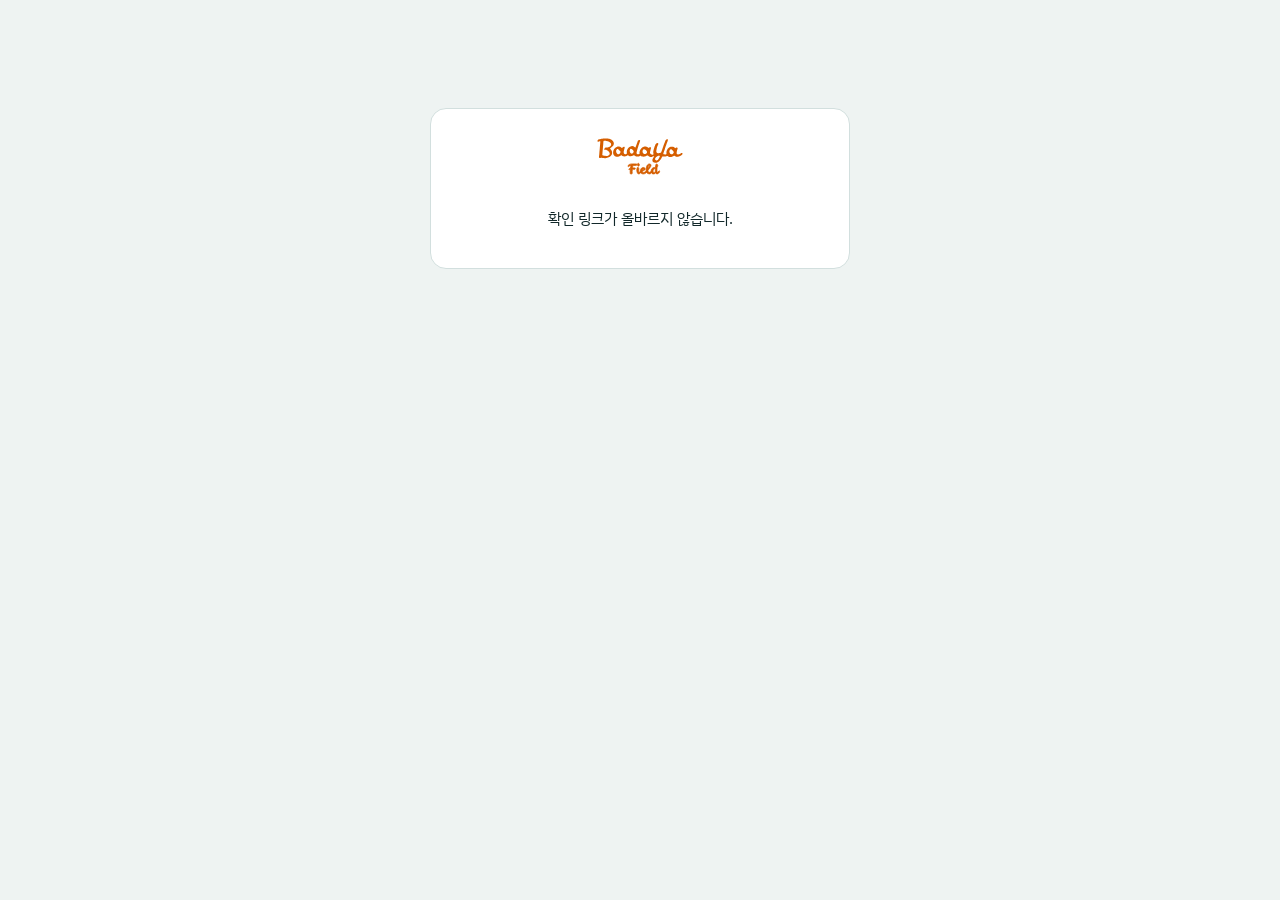
<file: confirm.html>
<!doctype html>
<html lang="ko">
<head>
<meta charset="utf-8">
<meta name="viewport" content="width=device-width, initial-scale=1">
<meta name="robots" content="noindex">
<title>주문 확인 · Badaya Field</title>
<link rel="icon" href="icons/app-icon.svg" type="image/svg+xml">
<link rel="stylesheet" href="https://fonts.googleapis.com/css2?family=IBM+Plex+Sans+KR:wght@400;600&display=swap">
<link rel="stylesheet" href="css/app.css">
<style>
  .confirm { max-width: 420px; margin: 12vh auto 0; padding: 28px 22px; background: var(--surface); border: 1px solid var(--line); border-radius: 16px; text-align: center; }
  .confirm img { height: 40px; margin-bottom: 14px; }
  .confirm p { margin: 10px 0; }
  .confirm .btn { width: 100%; margin-top: 14px; }
  body { padding: 0 16px; }
</style>
</head>
<body>
<!-- 주문 담당자가 이메일의 '주문 확인' 버튼을 누르면 열리는 페이지. 버튼을 한 번 더 눌러야 확인 처리됩니다
     (메일 보안 프로그램이 링크를 미리 열어 봐도 저절로 확인되지 않게). -->
<main class="confirm">
  <img src="icons/logo.svg" alt="Badaya Field">
  <p id="msg">주문서를 확인 처리할까요?<br><span class="muted">직원 앱에 '관리자 확인'으로 표시됩니다.</span></p>
  <button class="btn primary" id="go">주문 확인</button>
</main>
<script type="module">
import { CONFIG } from './js/config.js';
const q = new URLSearchParams(location.search);
const msg = document.getElementById('msg');
const go = document.getElementById('go');
const show = (html) => { msg.innerHTML = html; };
if (!q.get('id') || !q.get('t') || !CONFIG.SUPABASE_URL) { show('확인 링크가 올바르지 않습니다.'); go.style.display = "none"; }
go.addEventListener('click', async () => {
  go.disabled = true; go.textContent = '처리 중…';
  try {
    const base = CONFIG.SUPABASE_URL.trim().replace(/\/+$/, '');
    const key = CONFIG.SUPABASE_ANON_KEY.trim();
    const res = await fetch(`${base}/functions/v1/send-order`, {
      method: 'POST',
      headers: { 'Content-Type': 'application/json', apikey: key, Authorization: `Bearer ${key}` },
      body: JSON.stringify({ confirm: q.get('id'), t: q.get('t') }),
    });
    const d = await res.json().catch(() => ({}));
    if (!res.ok) throw new Error(d.error || '확인 처리하지 못했습니다.');
    const when = d.received_at ? new Date(d.received_at).toLocaleString('ko-KR') : '';
    const what = `BDY ${d.bdy || ''} ${d.version || ''}차 주문서`;
    const esc = (s) => String(s).replace(/[&<>"]/g, (c) => ({ '&': '&amp;', '<': '&lt;', '>': '&gt;', '"': '&quot;' })[c]);
    show(d.already ? `${esc(what)}는 이미 확인됐습니다.<br><span class="muted">${esc(when)}</span>` : `<b>${esc(what)}</b>를 확인 처리했습니다.<br><span class="muted">${esc(when)}</span>`);
    go.style.display = "none";
  } catch (err) {
    show(String(err.message || err).replace(/</g, '&lt;'));
    go.disabled = false; go.textContent = '다시 시도';
  }
});
</script>
</body>
</html>
</file>
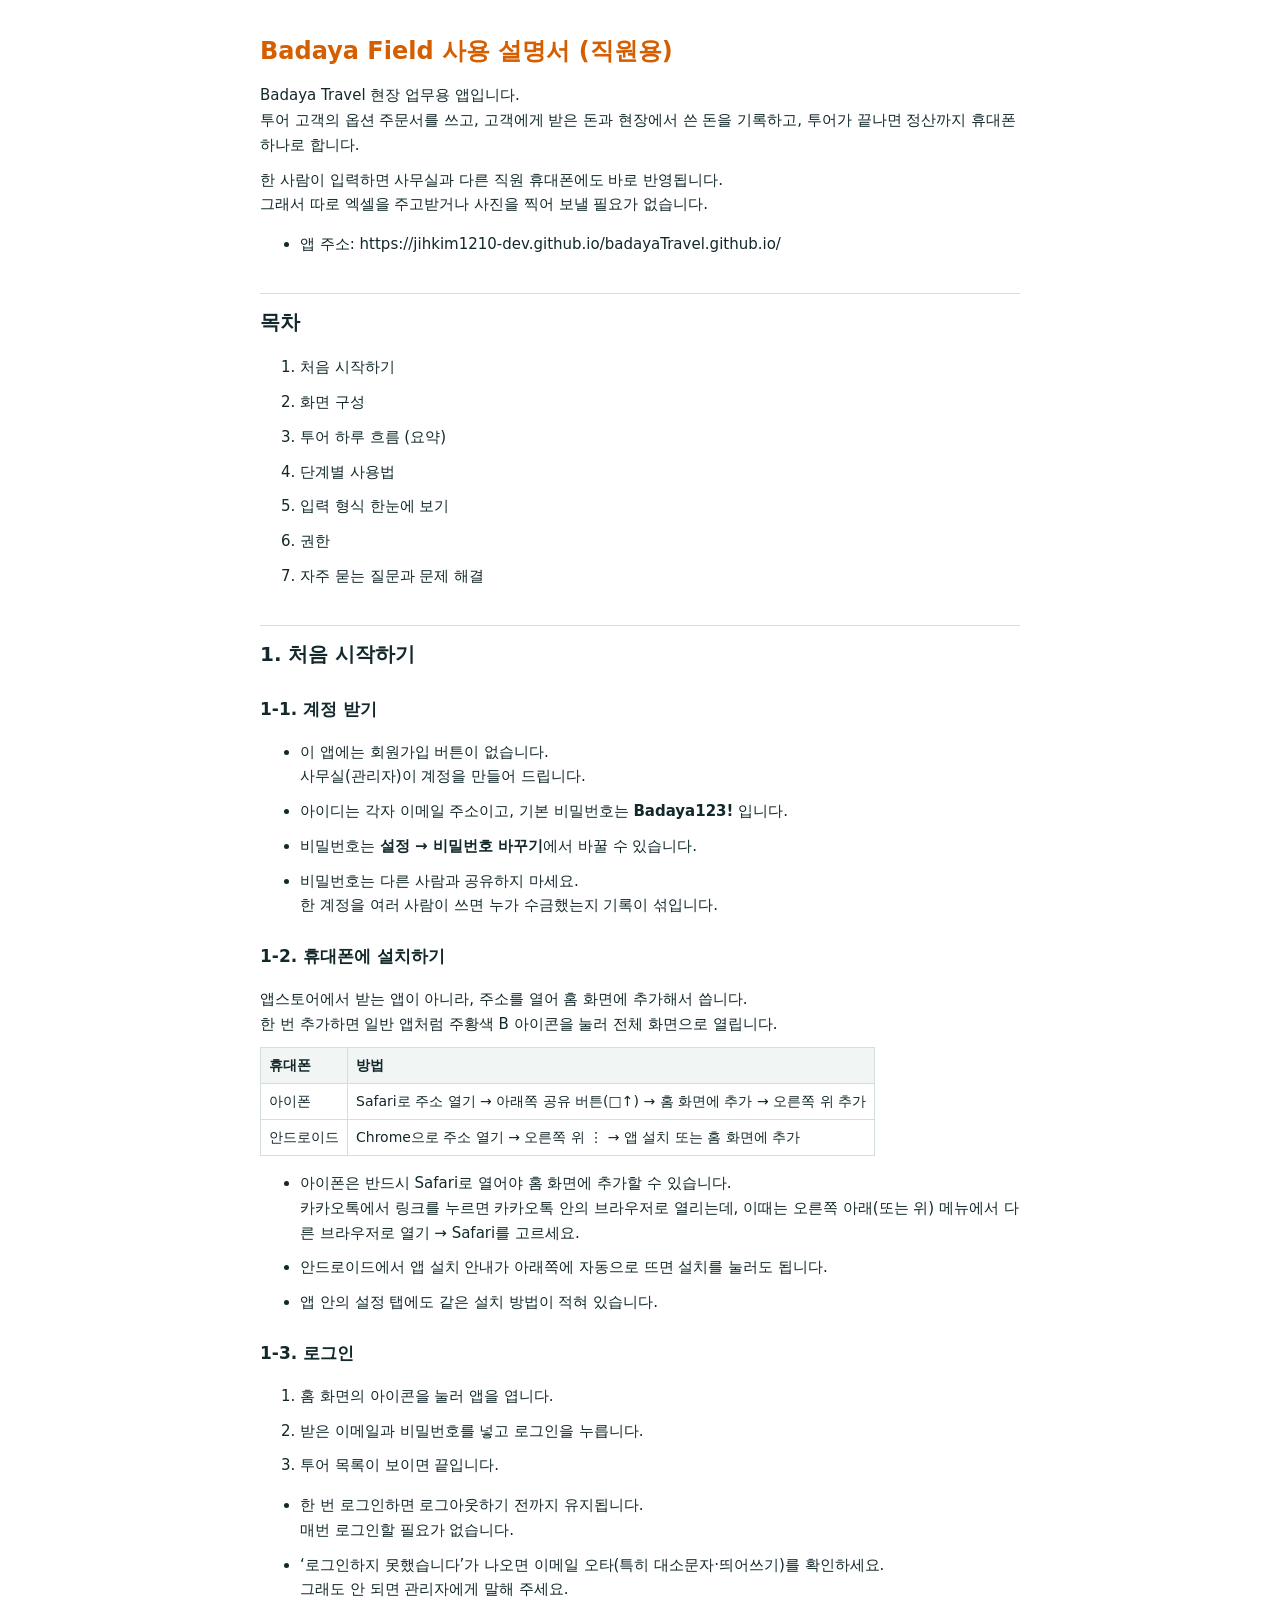
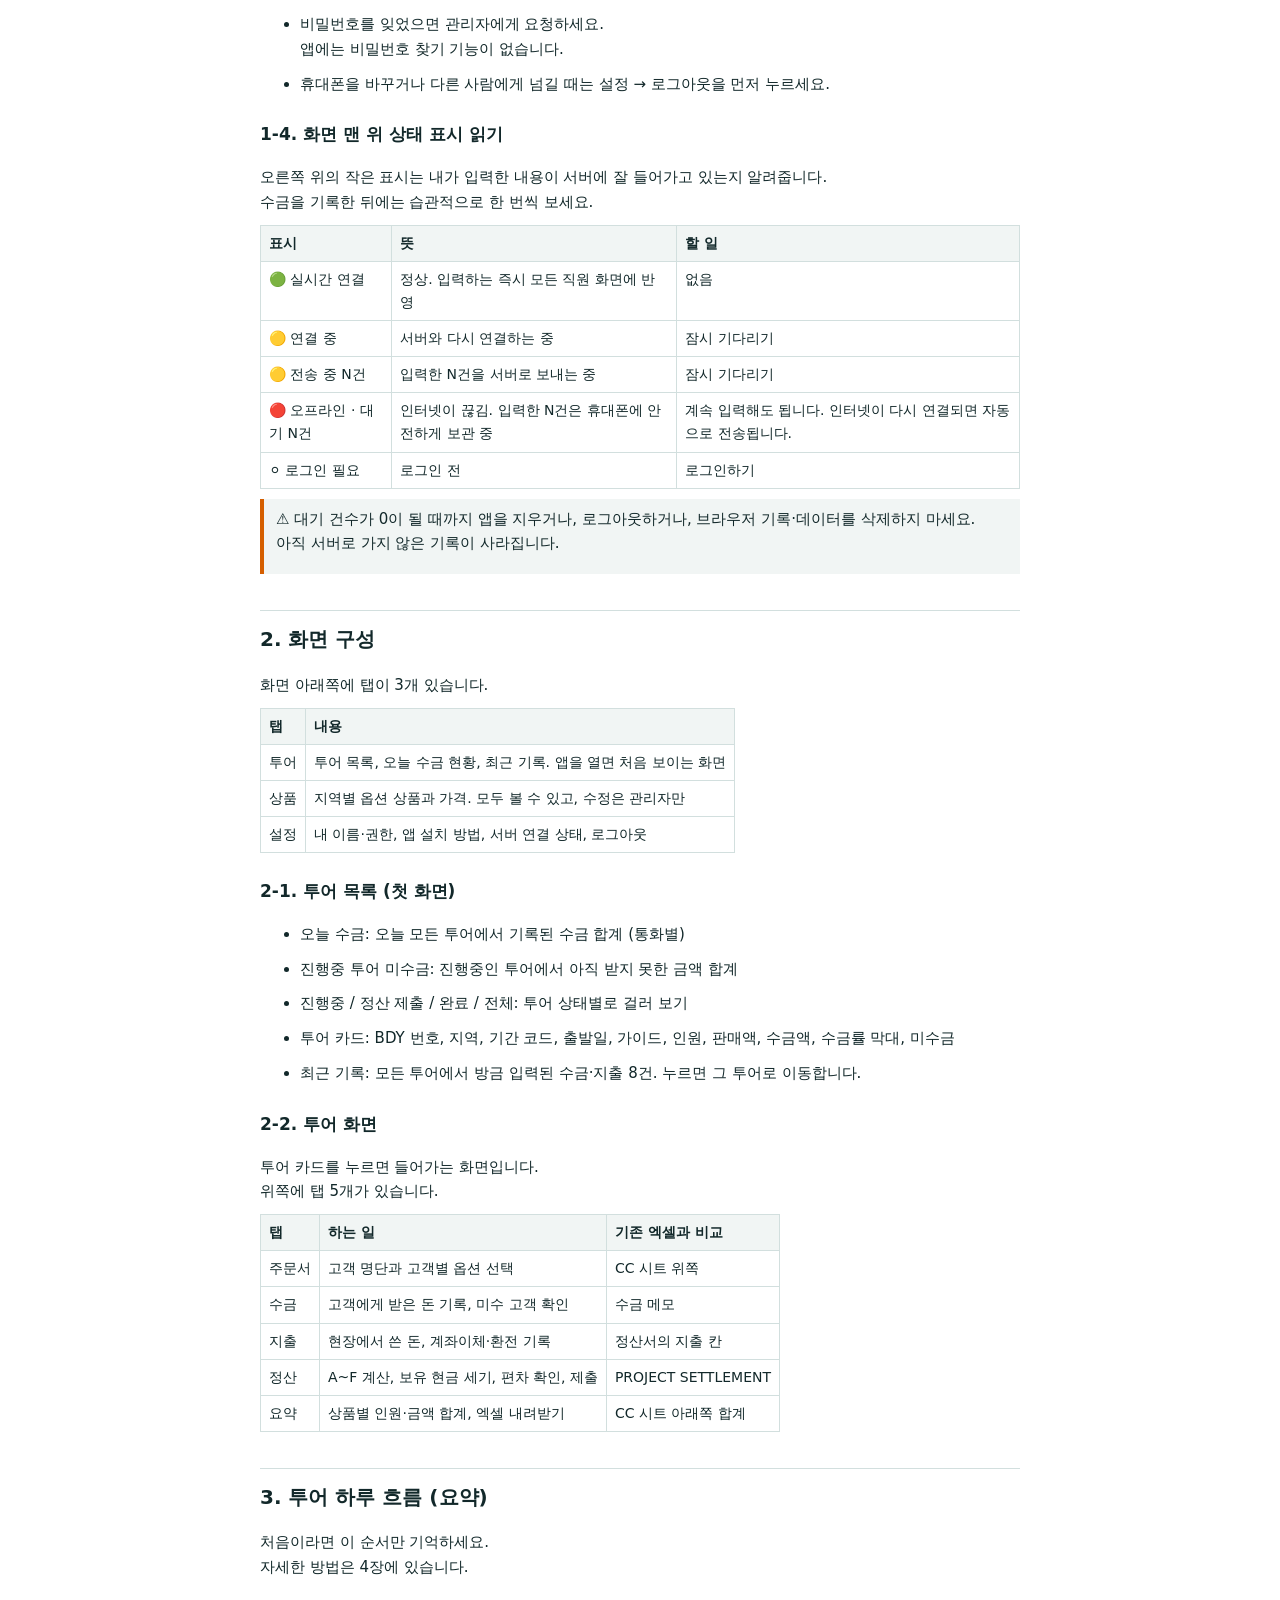
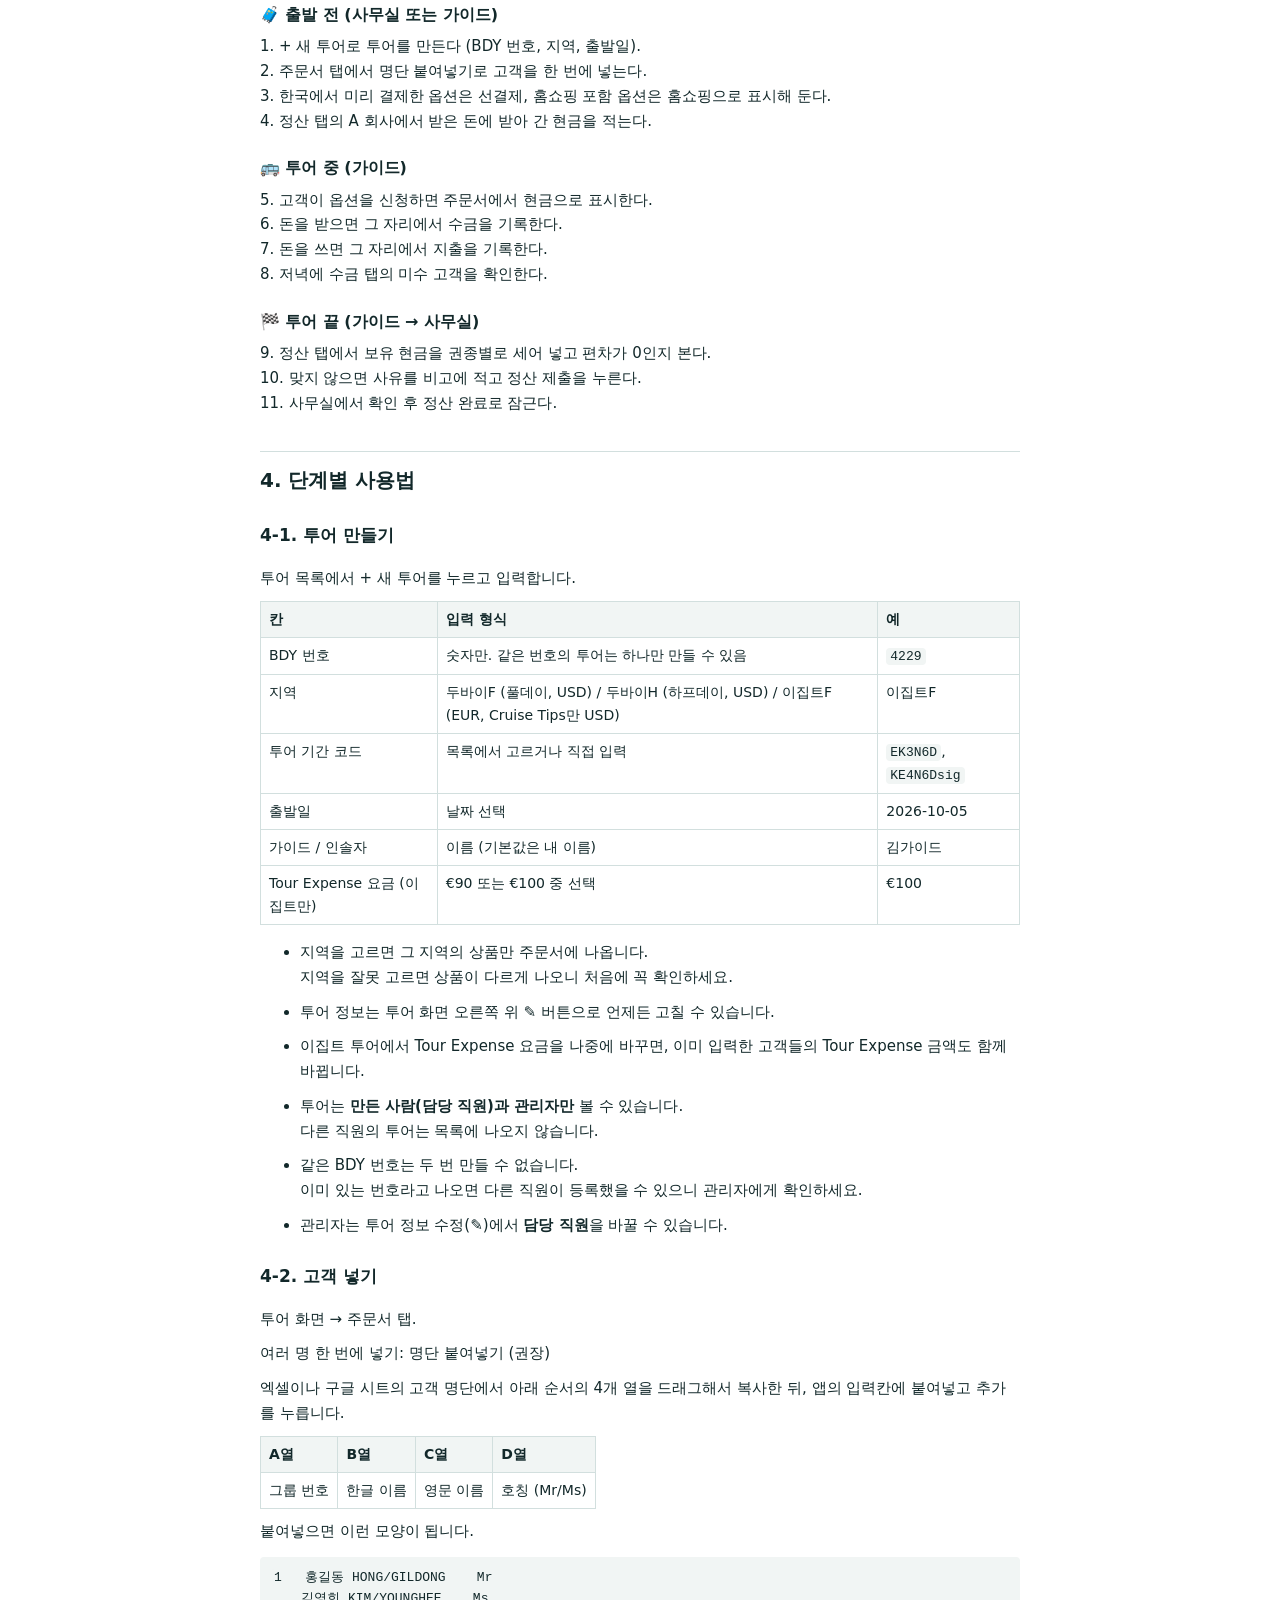
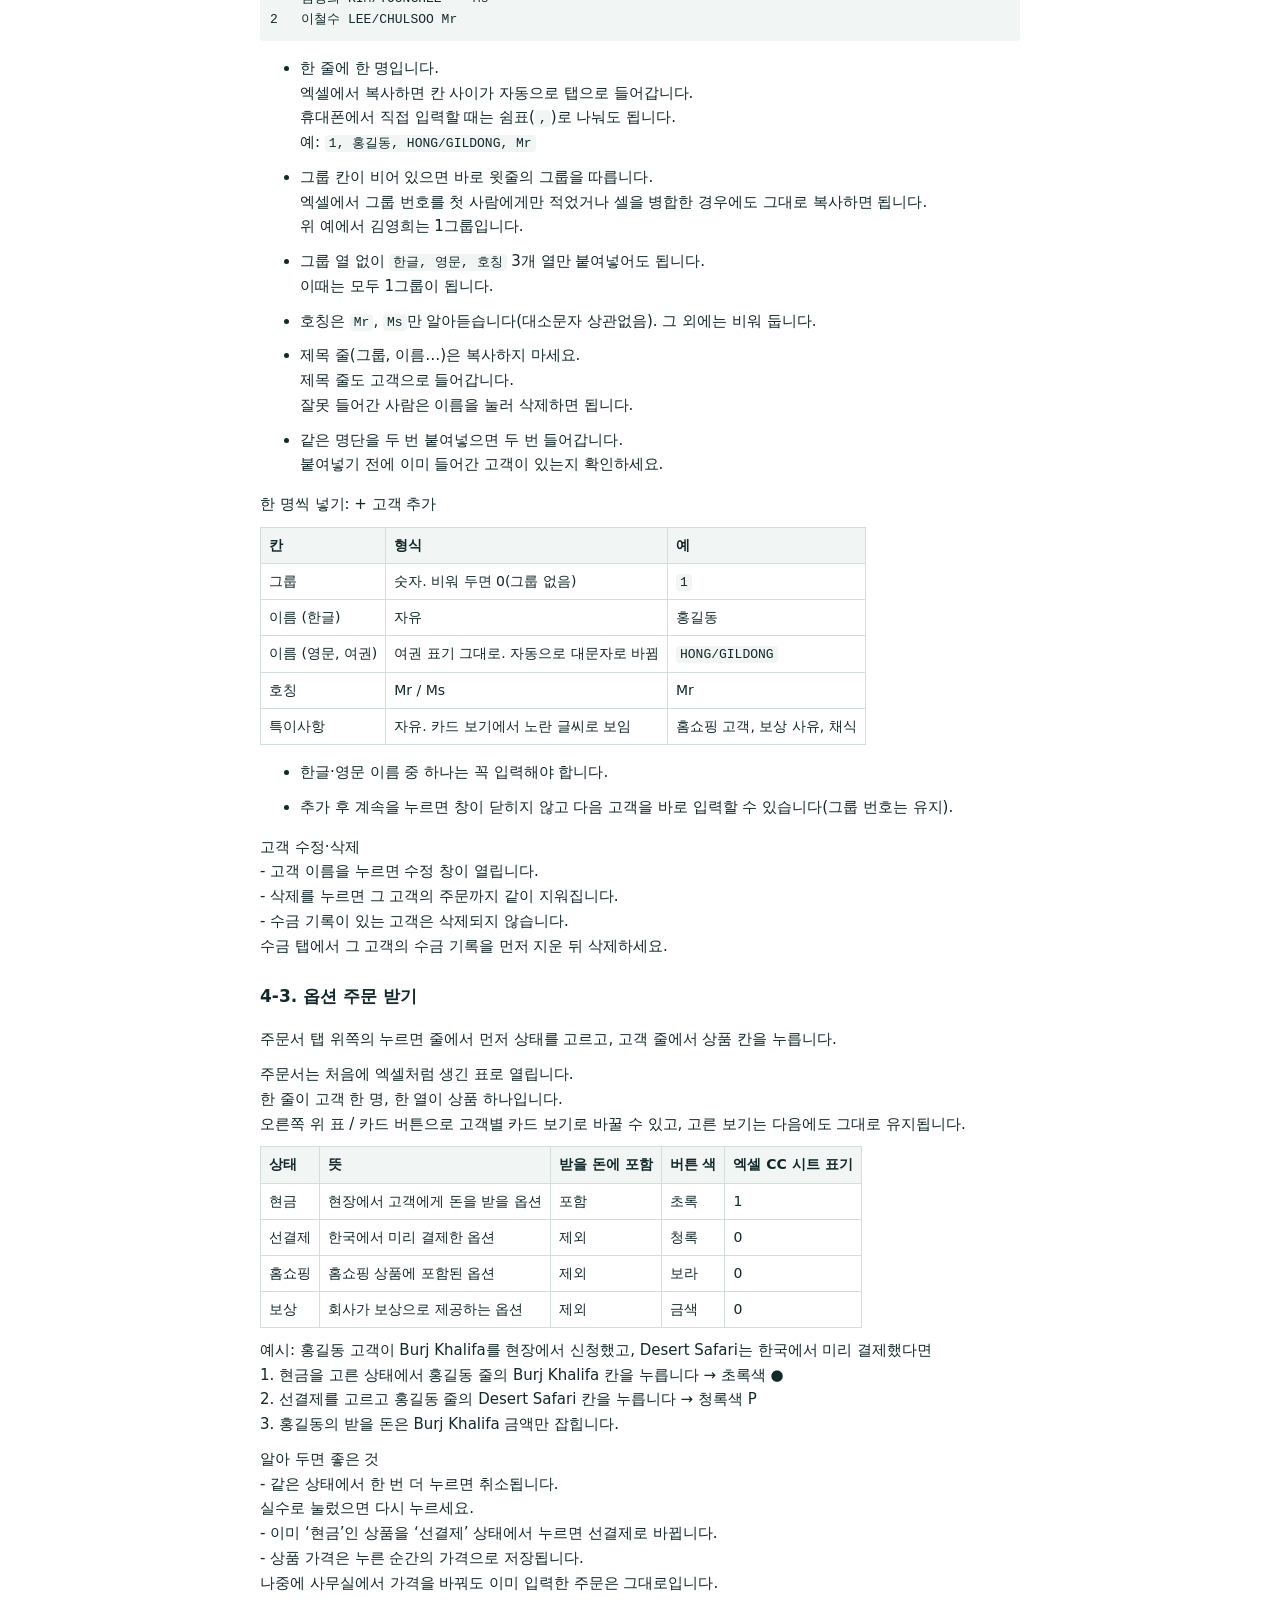
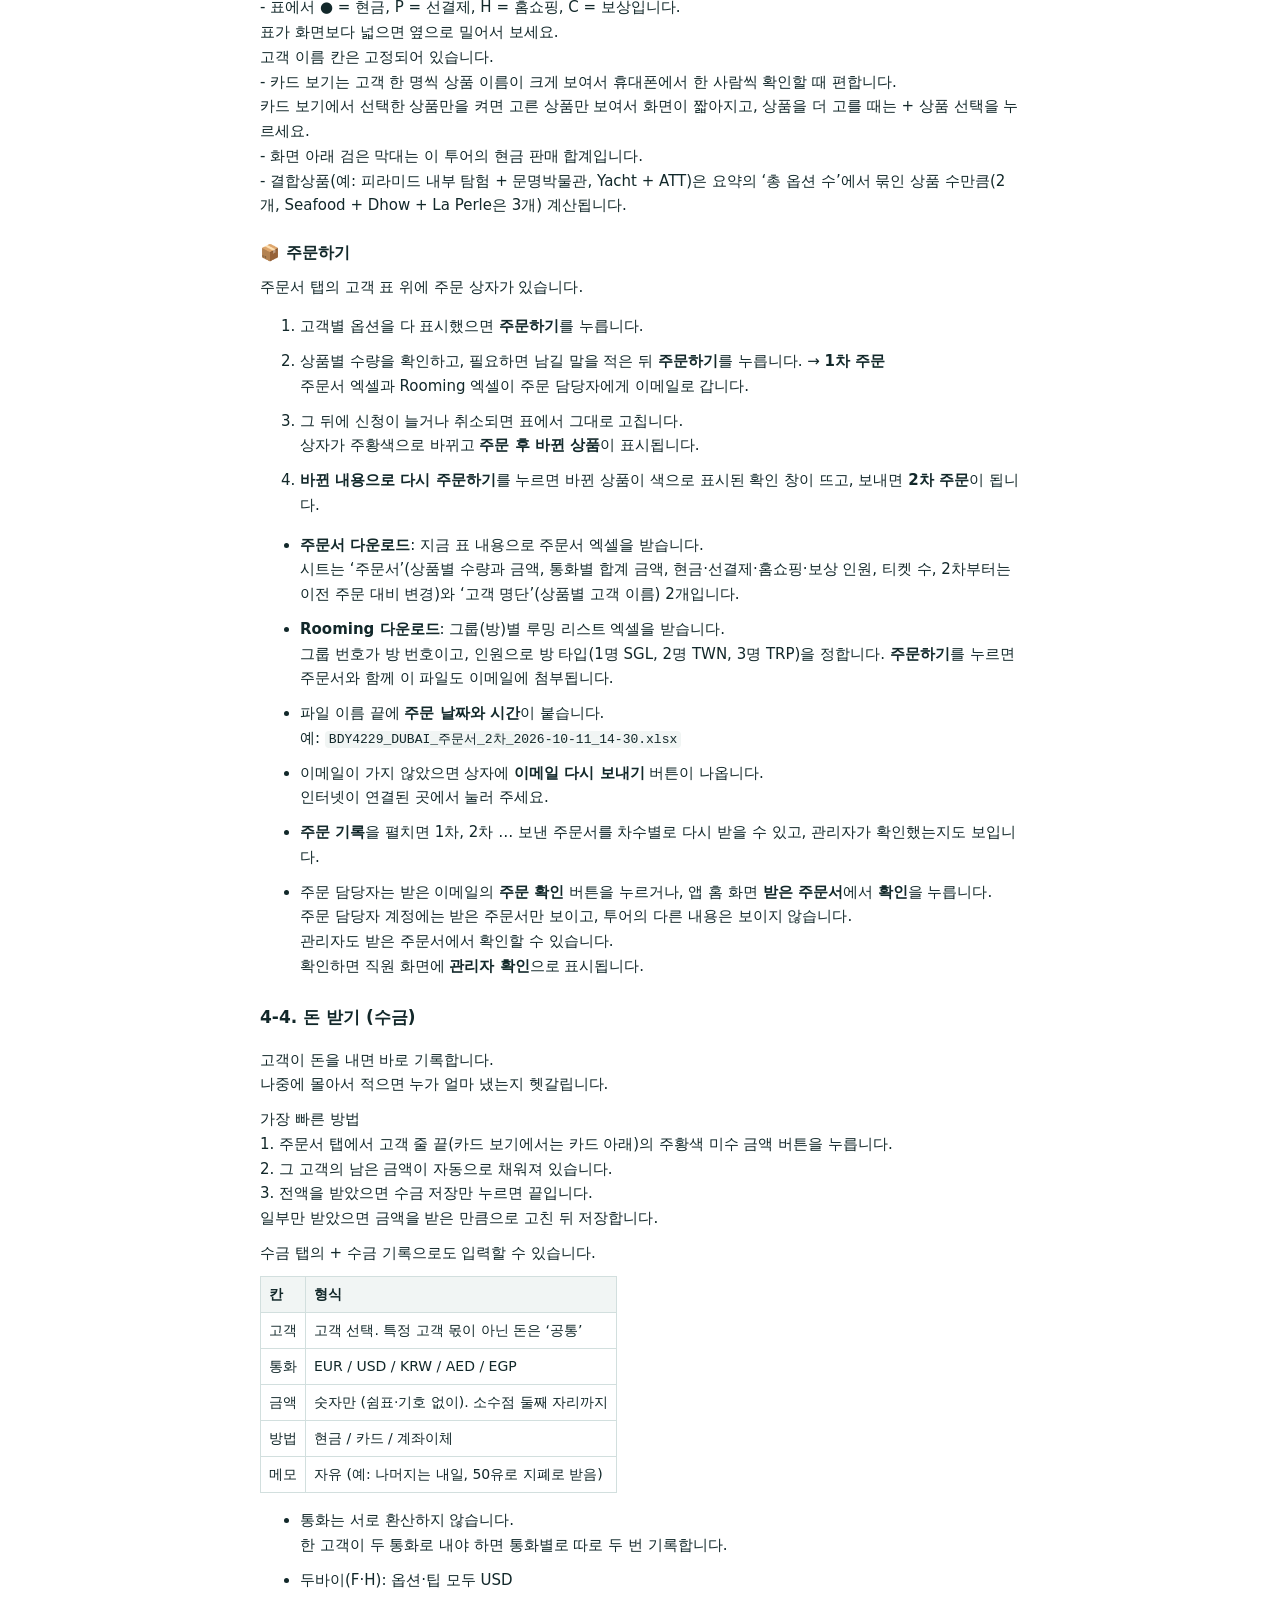
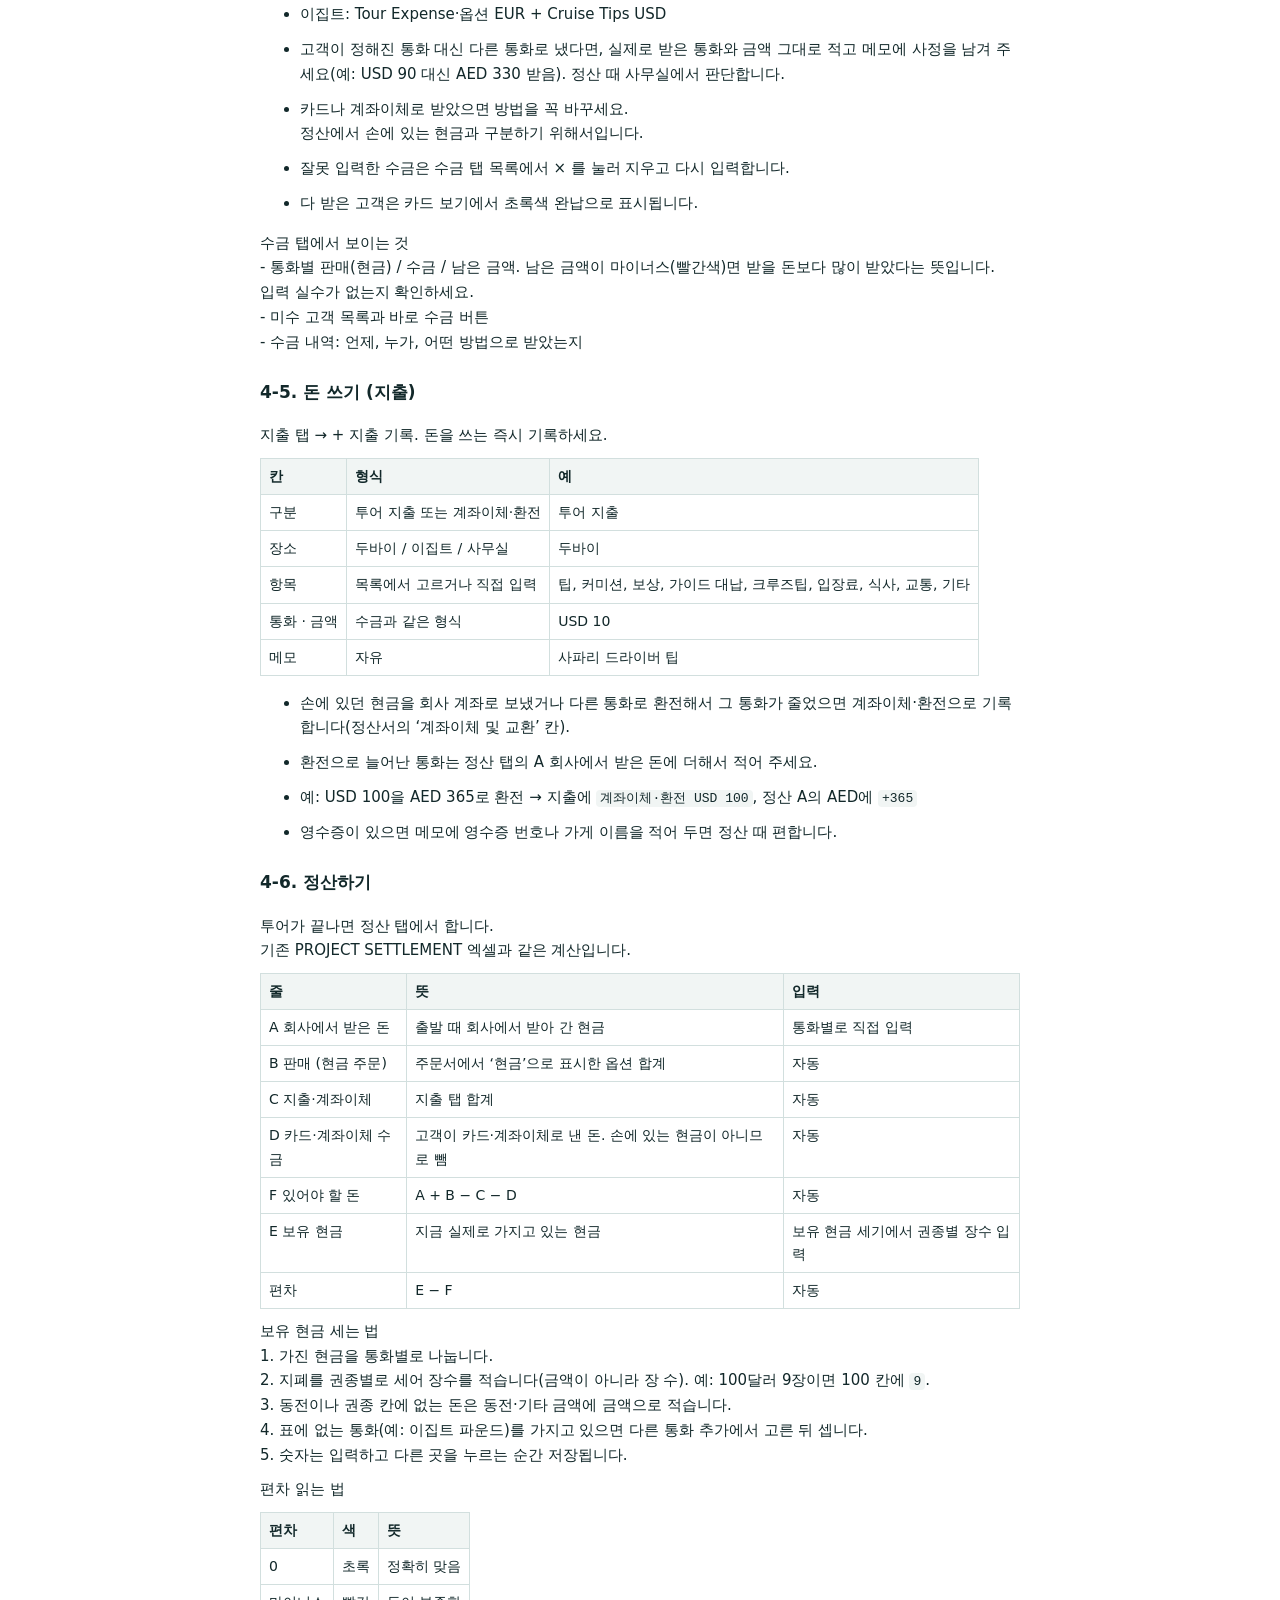
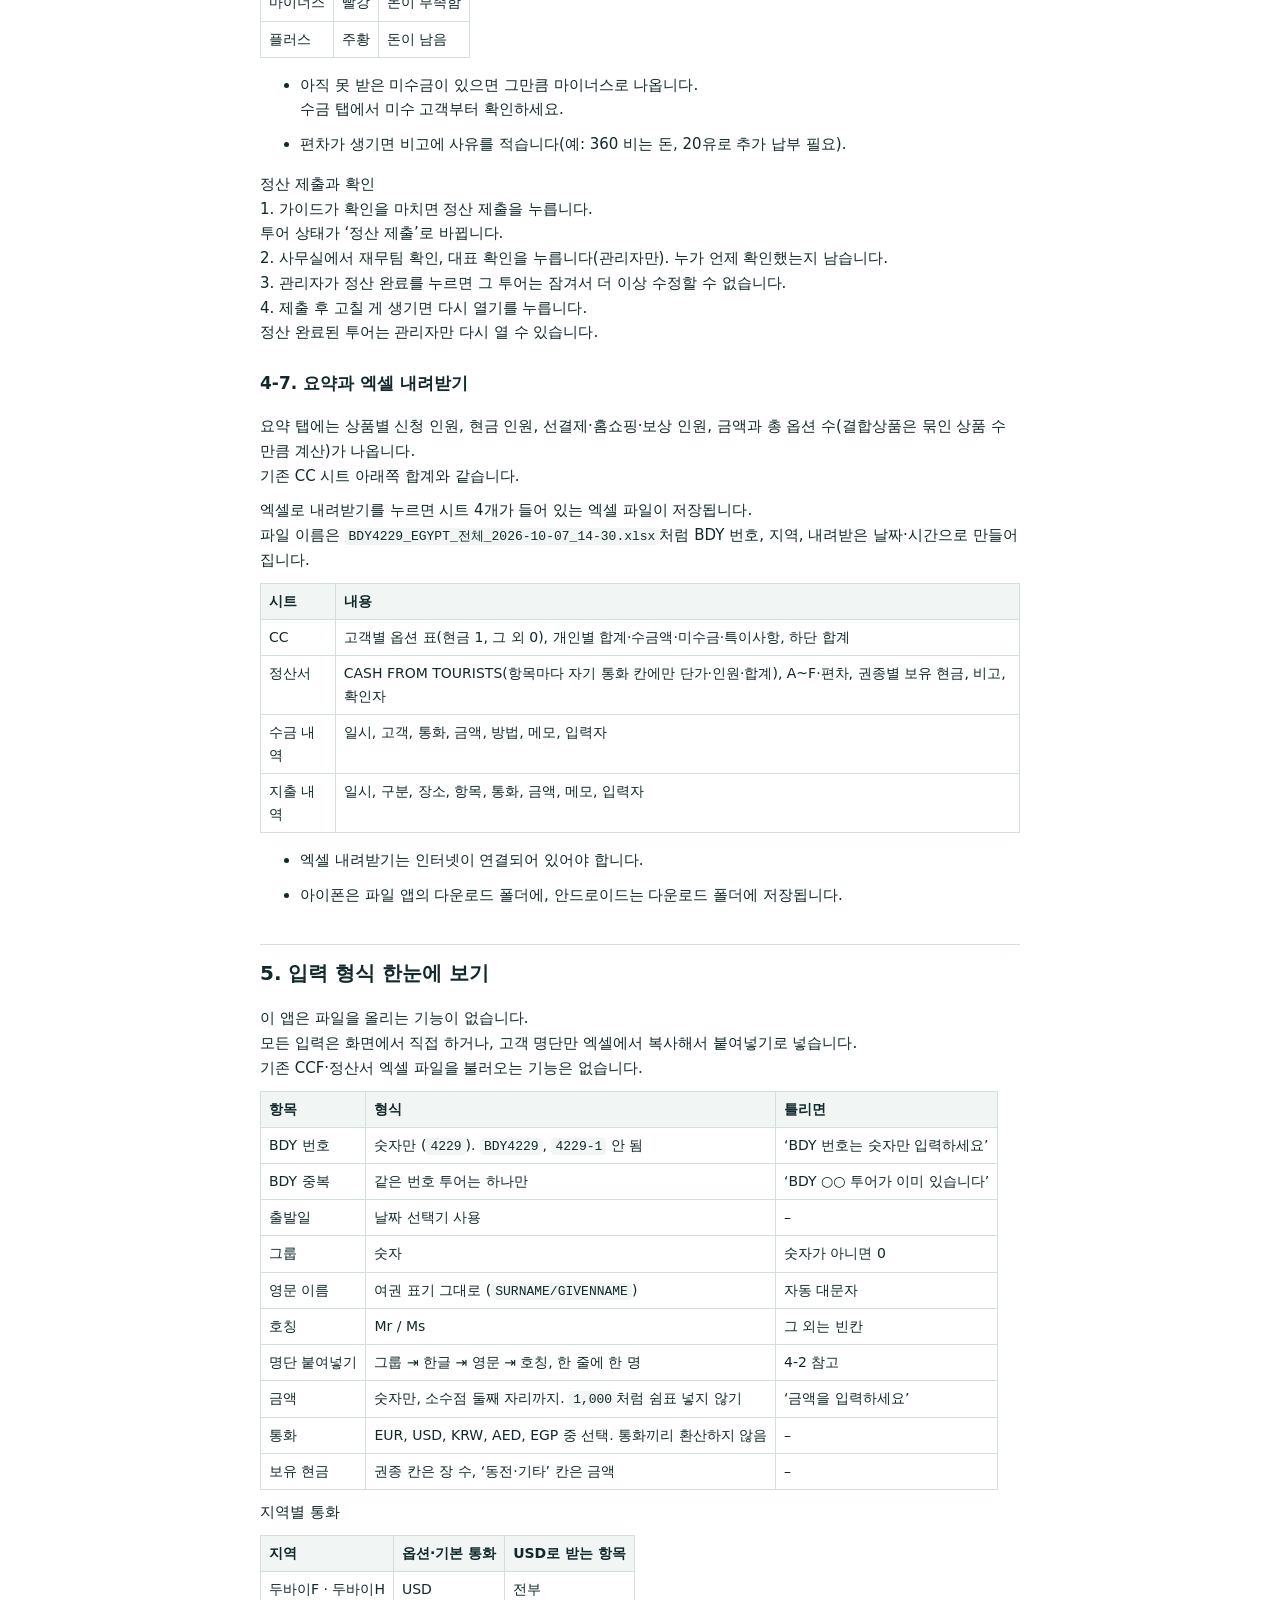
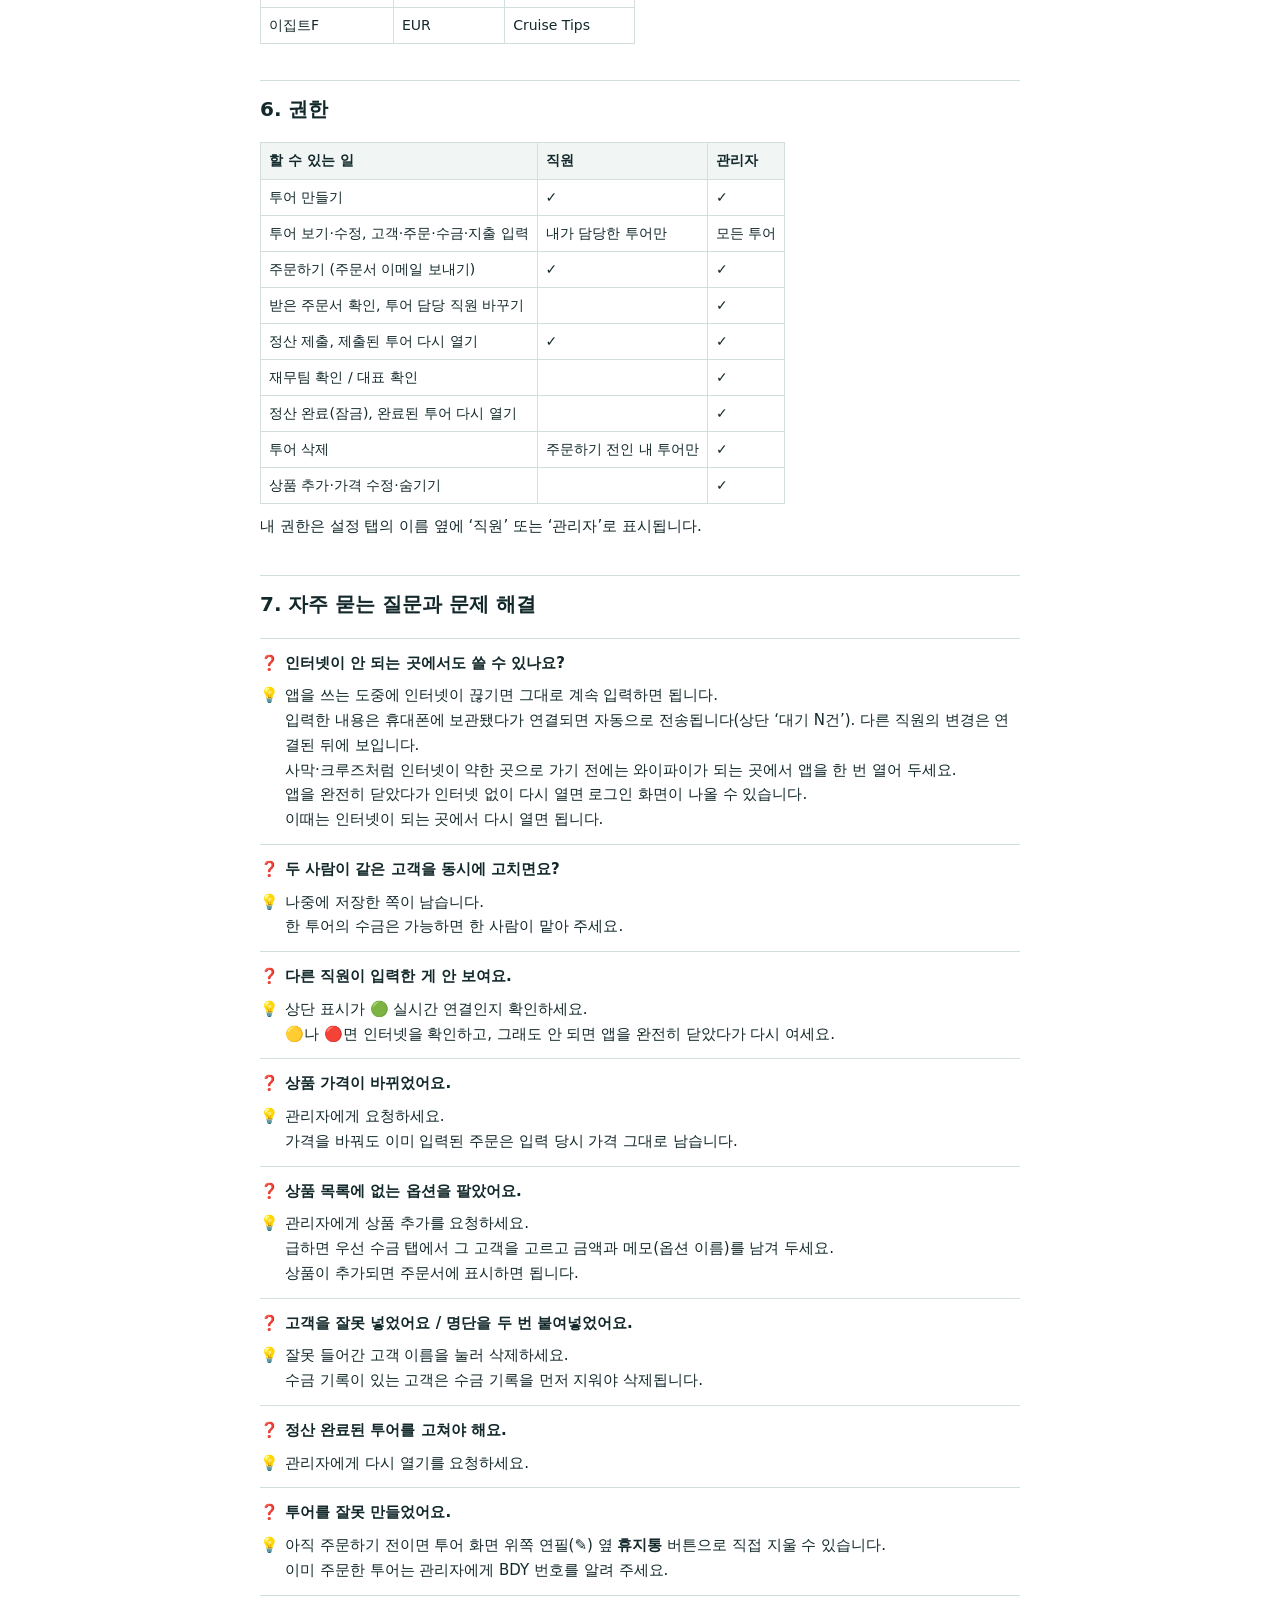
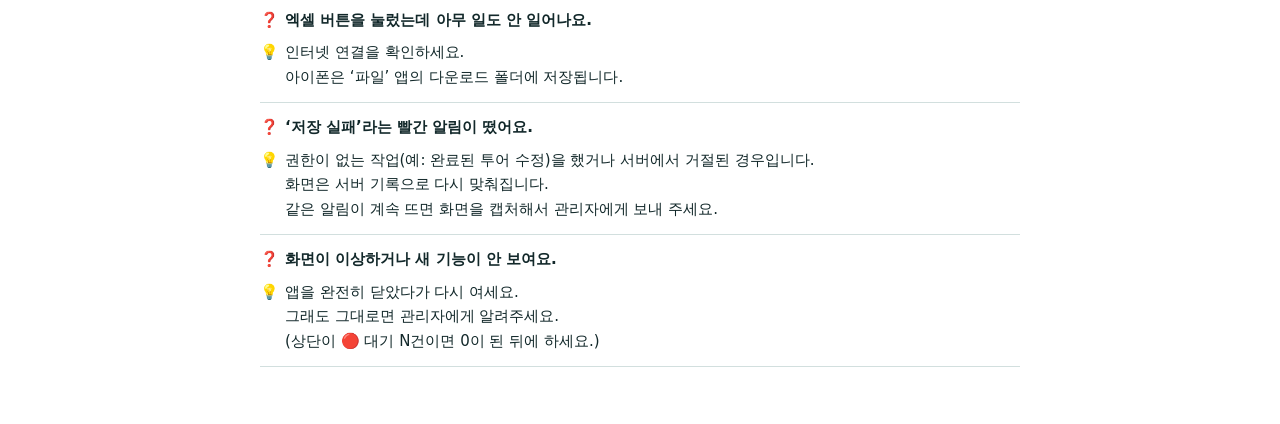
<file: manual.html>
<!doctype html>
<html lang="ko"><head><meta charset="utf-8">
<meta name="viewport" content="width=device-width, initial-scale=1">
<title>Badaya Field 사용 설명서</title>
<meta name="robots" content="noindex">
<link rel="icon" href="icons/app-icon.svg" type="image/svg+xml">
<style>
:root{--bg:#fff;--ink:#12282a;--muted:#5a7073;--line:#d2dfde;--sunk:#f1f5f4;--brand:#D55E00}
@media (prefers-color-scheme:dark){:root{--bg:#0c1617;--ink:#e2eeed;--muted:#8ea6a8;--line:#24393c;--sunk:#132224;--brand:#F08A3C}}
body{margin:0;background:var(--bg);color:var(--ink);font:15px/1.65 "Apple SD Gothic Neo","Malgun Gothic",system-ui,sans-serif}
main{max-width:760px;margin:0 auto;padding:20px 16px 60px}
h1{color:var(--brand);font-size:24px;line-height:1.3} h2{margin-top:36px;padding-top:12px;border-top:1px solid var(--line);font-size:20px} h3{font-size:17px;margin-top:24px}
hr{display:none} a{color:var(--brand)}
table{border-collapse:collapse;width:100%;margin:10px 0;font-size:14px;display:block;overflow-x:auto}
th,td{border:1px solid var(--line);padding:6px 8px;text-align:left;vertical-align:top} th{background:var(--sunk)}
code,pre{font-family:ui-monospace,Menlo,monospace;font-size:13px;background:var(--sunk);border-radius:4px} code{padding:1px 4px} pre{padding:10px;overflow-x:auto}
blockquote{margin:10px 0;padding:8px 12px;border-left:4px solid var(--brand);background:var(--sunk)}
.qa{border-top:1px solid var(--line);padding:12px 0 4px}.qa:last-child{border-bottom:1px solid var(--line)}.qa p{margin:0 0 8px}.qa .q{font-weight:700;display:flex;gap:6px}.qa .a{display:flex;gap:6px;color:var(--ink)}.qa .a span:first-child,.qa .q span{flex:none}
p,li{margin:0 0 10px} li>p{margin:0}
.phase{margin:22px 0 6px;font-size:16px}
h4{font-size:16px;margin:22px 0 8px}
</style></head><body><main>
<h1>Badaya Field 사용 설명서 (직원용)</h1>
<p>Badaya Travel 현장 업무용 앱입니다.<br />
투어 고객의 옵션 주문서를 쓰고, 고객에게 받은 돈과 현장에서 쓴 돈을 기록하고, 투어가 끝나면 정산까지 휴대폰 하나로 합니다.</p>
<p>한 사람이 입력하면 사무실과 다른 직원 휴대폰에도 바로 반영됩니다.<br />
그래서 따로 엑셀을 주고받거나 사진을 찍어 보낼 필요가 없습니다.</p>
<ul>
<li>앱 주소: https://jihkim1210-dev.github.io/badayaTravel.github.io/</li>
</ul>
<hr />
<h2>목차</h2>
<ol>
<li>처음 시작하기</li>
<li>화면 구성</li>
<li>투어 하루 흐름 (요약)</li>
<li>단계별 사용법</li>
<li>입력 형식 한눈에 보기</li>
<li>권한</li>
<li>자주 묻는 질문과 문제 해결</li>
</ol>
<hr />
<h2>1. 처음 시작하기</h2>
<h3>1-1. 계정 받기</h3>
<ul>
<li>이 앱에는 회원가입 버튼이 없습니다.<br />
사무실(관리자)이 계정을 만들어 드립니다.</li>
<li>아이디는 각자 이메일 주소이고, 기본 비밀번호는 <b>Badaya123!</b> 입니다.</li>
<li>비밀번호는 <b>설정 → 비밀번호 바꾸기</b>에서 바꿀 수 있습니다.</li>
<li>비밀번호는 다른 사람과 공유하지 마세요.<br />
한 계정을 여러 사람이 쓰면 누가 수금했는지 기록이 섞입니다.</li>
</ul>
<h3>1-2. 휴대폰에 설치하기</h3>
<p>앱스토어에서 받는 앱이 아니라, 주소를 열어 홈 화면에 추가해서 씁니다.<br />
한 번 추가하면 일반 앱처럼 주황색 B 아이콘을 눌러 전체 화면으로 열립니다.</p>
<table>
<thead>
<tr>
<th>휴대폰</th>
<th>방법</th>
</tr>
</thead>
<tbody>
<tr>
<td>아이폰</td>
<td>Safari로 주소 열기 → 아래쪽 공유 버튼(□↑) → 홈 화면에 추가 → 오른쪽 위 추가</td>
</tr>
<tr>
<td>안드로이드</td>
<td>Chrome으로 주소 열기 → 오른쪽 위 ⋮ → 앱 설치 또는 홈 화면에 추가</td>
</tr>
</tbody>
</table>
<ul>
<li>아이폰은 반드시 Safari로 열어야 홈 화면에 추가할 수 있습니다.<br />
카카오톡에서 링크를 누르면 카카오톡 안의 브라우저로 열리는데, 이때는 오른쪽 아래(또는 위) 메뉴에서 다른 브라우저로 열기 → Safari를 고르세요.</li>
<li>안드로이드에서 앱 설치 안내가 아래쪽에 자동으로 뜨면 설치를 눌러도 됩니다.</li>
<li>앱 안의 설정 탭에도 같은 설치 방법이 적혀 있습니다.</li>
</ul>
<h3>1-3. 로그인</h3>
<ol>
<li>홈 화면의 아이콘을 눌러 앱을 엽니다.</li>
<li>받은 이메일과 비밀번호를 넣고 로그인을 누릅니다.</li>
<li>투어 목록이 보이면 끝입니다.</li>
</ol>
<ul>
<li>한 번 로그인하면 로그아웃하기 전까지 유지됩니다.<br />
매번 로그인할 필요가 없습니다.</li>
<li>‘로그인하지 못했습니다’가 나오면 이메일 오타(특히 대소문자·띄어쓰기)를 확인하세요.<br />
그래도 안 되면 관리자에게 말해 주세요.</li>
<li>비밀번호를 잊었으면 관리자에게 요청하세요.<br />
앱에는 비밀번호 찾기 기능이 없습니다.</li>
<li>휴대폰을 바꾸거나 다른 사람에게 넘길 때는 설정 → 로그아웃을 먼저 누르세요.</li>
</ul>
<h3>1-4. 화면 맨 위 상태 표시 읽기</h3>
<p>오른쪽 위의 작은 표시는 내가 입력한 내용이 서버에 잘 들어가고 있는지 알려줍니다.<br />
수금을 기록한 뒤에는 습관적으로 한 번씩 보세요.</p>
<table>
<thead>
<tr>
<th>표시</th>
<th>뜻</th>
<th>할 일</th>
</tr>
</thead>
<tbody>
<tr>
<td>🟢 실시간 연결</td>
<td>정상. 입력하는 즉시 모든 직원 화면에 반영</td>
<td>없음</td>
</tr>
<tr>
<td>🟡 연결 중</td>
<td>서버와 다시 연결하는 중</td>
<td>잠시 기다리기</td>
</tr>
<tr>
<td>🟡 전송 중 N건</td>
<td>입력한 N건을 서버로 보내는 중</td>
<td>잠시 기다리기</td>
</tr>
<tr>
<td>🔴 오프라인 · 대기 N건</td>
<td>인터넷이 끊김. 입력한 N건은 휴대폰에 안전하게 보관 중</td>
<td>계속 입력해도 됩니다. 인터넷이 다시 연결되면 자동으로 전송됩니다.</td>
</tr>
<tr>
<td>⚪ 로그인 필요</td>
<td>로그인 전</td>
<td>로그인하기</td>
</tr>
</tbody>
</table>
<blockquote>
<p>⚠️ 대기 건수가 0이 될 때까지 앱을 지우거나, 로그아웃하거나, 브라우저 기록·데이터를 삭제하지 마세요.<br />
아직 서버로 가지 않은 기록이 사라집니다.</p>
</blockquote>
<hr />
<h2>2. 화면 구성</h2>
<p>화면 아래쪽에 탭이 3개 있습니다.</p>
<table>
<thead>
<tr>
<th>탭</th>
<th>내용</th>
</tr>
</thead>
<tbody>
<tr>
<td>투어</td>
<td>투어 목록, 오늘 수금 현황, 최근 기록. 앱을 열면 처음 보이는 화면</td>
</tr>
<tr>
<td>상품</td>
<td>지역별 옵션 상품과 가격. 모두 볼 수 있고, 수정은 관리자만</td>
</tr>
<tr>
<td>설정</td>
<td>내 이름·권한, 앱 설치 방법, 서버 연결 상태, 로그아웃</td>
</tr>
</tbody>
</table>
<h3>2-1. 투어 목록 (첫 화면)</h3>
<ul>
<li>오늘 수금: 오늘 모든 투어에서 기록된 수금 합계 (통화별)</li>
<li>진행중 투어 미수금: 진행중인 투어에서 아직 받지 못한 금액 합계</li>
<li>진행중 / 정산 제출 / 완료 / 전체: 투어 상태별로 걸러 보기</li>
<li>투어 카드: BDY 번호, 지역, 기간 코드, 출발일, 가이드, 인원, 판매액, 수금액, 수금률 막대, 미수금</li>
<li>최근 기록: 모든 투어에서 방금 입력된 수금·지출 8건. 누르면 그 투어로 이동합니다.</li>
</ul>
<h3>2-2. 투어 화면</h3>
<p>투어 카드를 누르면 들어가는 화면입니다.<br />
위쪽에 탭 5개가 있습니다.</p>
<table>
<thead>
<tr>
<th>탭</th>
<th>하는 일</th>
<th>기존 엑셀과 비교</th>
</tr>
</thead>
<tbody>
<tr>
<td>주문서</td>
<td>고객 명단과 고객별 옵션 선택</td>
<td>CC 시트 위쪽</td>
</tr>
<tr>
<td>수금</td>
<td>고객에게 받은 돈 기록, 미수 고객 확인</td>
<td>수금 메모</td>
</tr>
<tr>
<td>지출</td>
<td>현장에서 쓴 돈, 계좌이체·환전 기록</td>
<td>정산서의 지출 칸</td>
</tr>
<tr>
<td>정산</td>
<td>A~F 계산, 보유 현금 세기, 편차 확인, 제출</td>
<td>PROJECT SETTLEMENT</td>
</tr>
<tr>
<td>요약</td>
<td>상품별 인원·금액 합계, 엑셀 내려받기</td>
<td>CC 시트 아래쪽 합계</td>
</tr>
</tbody>
</table>
<hr />
<h2>3. 투어 하루 흐름 (요약)</h2>
<p>처음이라면 이 순서만 기억하세요.<br />
자세한 방법은 4장에 있습니다.</p>
<p class="phase">🧳 <b>출발 전 (사무실 또는 가이드)</b></p>
<p>1. + 새 투어로 투어를 만든다 (BDY 번호, 지역, 출발일).<br />
2. 주문서 탭에서 명단 붙여넣기로 고객을 한 번에 넣는다.<br />
3. 한국에서 미리 결제한 옵션은 선결제, 홈쇼핑 포함 옵션은 홈쇼핑으로 표시해 둔다.<br />
4. 정산 탭의 A 회사에서 받은 돈에 받아 간 현금을 적는다.</p>
<p class="phase">🚌 <b>투어 중 (가이드)</b></p>
<p>5. 고객이 옵션을 신청하면 주문서에서 현금으로 표시한다.<br />
6. 돈을 받으면 그 자리에서 수금을 기록한다.<br />
7. 돈을 쓰면 그 자리에서 지출을 기록한다.<br />
8. 저녁에 수금 탭의 미수 고객을 확인한다.</p>
<p class="phase">🏁 <b>투어 끝 (가이드 → 사무실)</b></p>
<p>9. 정산 탭에서 보유 현금을 권종별로 세어 넣고 편차가 0인지 본다.<br />
10. 맞지 않으면 사유를 비고에 적고 정산 제출을 누른다.<br />
11. 사무실에서 확인 후 정산 완료로 잠근다.</p>
<hr />
<h2>4. 단계별 사용법</h2>
<h3>4-1. 투어 만들기</h3>
<p>투어 목록에서 + 새 투어를 누르고 입력합니다.</p>
<table>
<thead>
<tr>
<th>칸</th>
<th>입력 형식</th>
<th>예</th>
</tr>
</thead>
<tbody>
<tr>
<td>BDY 번호</td>
<td>숫자만. 같은 번호의 투어는 하나만 만들 수 있음</td>
<td><code>4229</code></td>
</tr>
<tr>
<td>지역</td>
<td>두바이F (풀데이, USD) / 두바이H (하프데이, USD) / 이집트F (EUR, Cruise Tips만 USD)</td>
<td>이집트F</td>
</tr>
<tr>
<td>투어 기간 코드</td>
<td>목록에서 고르거나 직접 입력</td>
<td><code>EK3N6D</code>, <code>KE4N6Dsig</code></td>
</tr>
<tr>
<td>출발일</td>
<td>날짜 선택</td>
<td>2026-10-05</td>
</tr>
<tr>
<td>가이드 / 인솔자</td>
<td>이름 (기본값은 내 이름)</td>
<td>김가이드</td>
</tr>
<tr>
<td>Tour Expense 요금 (이집트만)</td>
<td>€90 또는 €100 중 선택</td>
<td>€100</td>
</tr>
</tbody>
</table>
<ul>
<li>지역을 고르면 그 지역의 상품만 주문서에 나옵니다.<br />
지역을 잘못 고르면 상품이 다르게 나오니 처음에 꼭 확인하세요.</li>
<li>투어 정보는 투어 화면 오른쪽 위 ✎ 버튼으로 언제든 고칠 수 있습니다.</li>
<li>이집트 투어에서 Tour Expense 요금을 나중에 바꾸면, 이미 입력한 고객들의 Tour Expense 금액도 함께 바뀝니다.</li>
<li>투어는 <b>만든 사람(담당 직원)과 관리자만</b> 볼 수 있습니다.<br />
다른 직원의 투어는 목록에 나오지 않습니다.</li>
<li>같은 BDY 번호는 두 번 만들 수 없습니다.<br />
이미 있는 번호라고 나오면 다른 직원이 등록했을 수 있으니 관리자에게 확인하세요.</li>
<li>관리자는 투어 정보 수정(✎)에서 <b>담당 직원</b>을 바꿀 수 있습니다.</li>
</ul>
<h3>4-2. 고객 넣기</h3>
<p>투어 화면 → 주문서 탭.</p>
<p>여러 명 한 번에 넣기: 명단 붙여넣기 (권장)</p>
<p>엑셀이나 구글 시트의 고객 명단에서 아래 순서의 4개 열을 드래그해서 복사한 뒤, 앱의 입력칸에 붙여넣고 추가를 누릅니다.</p>
<table>
<thead>
<tr>
<th>A열</th>
<th>B열</th>
<th>C열</th>
<th>D열</th>
</tr>
</thead>
<tbody>
<tr>
<td>그룹 번호</td>
<td>한글 이름</td>
<td>영문 이름</td>
<td>호칭 (Mr/Ms)</td>
</tr>
</tbody>
</table>
<p>붙여넣으면 이런 모양이 됩니다.</p>
<pre><code>1   홍길동 HONG/GILDONG    Mr
    김영희 KIM/YOUNGHEE    Ms
2   이철수 LEE/CHULSOO Mr
</code></pre>
<ul>
<li>한 줄에 한 명입니다.<br />
엑셀에서 복사하면 칸 사이가 자동으로 탭으로 들어갑니다.<br />
휴대폰에서 직접 입력할 때는 쉼표(<code>,</code>)로 나눠도 됩니다.<br />
예: <code>1, 홍길동, HONG/GILDONG, Mr</code></li>
<li>그룹 칸이 비어 있으면 바로 윗줄의 그룹을 따릅니다.<br />
엑셀에서 그룹 번호를 첫 사람에게만 적었거나 셀을 병합한 경우에도 그대로 복사하면 됩니다.<br />
위 예에서 김영희는 1그룹입니다.</li>
<li>그룹 열 없이 <code>한글, 영문, 호칭</code> 3개 열만 붙여넣어도 됩니다.<br />
이때는 모두 1그룹이 됩니다.</li>
<li>호칭은 <code>Mr</code>, <code>Ms</code>만 알아듣습니다(대소문자 상관없음). 그 외에는 비워 둡니다.</li>
<li>제목 줄(그룹, 이름…)은 복사하지 마세요.<br />
제목 줄도 고객으로 들어갑니다.<br />
잘못 들어간 사람은 이름을 눌러 삭제하면 됩니다.</li>
<li>같은 명단을 두 번 붙여넣으면 두 번 들어갑니다.<br />
붙여넣기 전에 이미 들어간 고객이 있는지 확인하세요.</li>
</ul>
<p>한 명씩 넣기: + 고객 추가</p>
<table>
<thead>
<tr>
<th>칸</th>
<th>형식</th>
<th>예</th>
</tr>
</thead>
<tbody>
<tr>
<td>그룹</td>
<td>숫자. 비워 두면 0(그룹 없음)</td>
<td><code>1</code></td>
</tr>
<tr>
<td>이름 (한글)</td>
<td>자유</td>
<td>홍길동</td>
</tr>
<tr>
<td>이름 (영문, 여권)</td>
<td>여권 표기 그대로. 자동으로 대문자로 바뀜</td>
<td><code>HONG/GILDONG</code></td>
</tr>
<tr>
<td>호칭</td>
<td>Mr / Ms</td>
<td>Mr</td>
</tr>
<tr>
<td>특이사항</td>
<td>자유. 카드 보기에서 노란 글씨로 보임</td>
<td>홈쇼핑 고객, 보상 사유, 채식</td>
</tr>
</tbody>
</table>
<ul>
<li>한글·영문 이름 중 하나는 꼭 입력해야 합니다.</li>
<li>추가 후 계속을 누르면 창이 닫히지 않고 다음 고객을 바로 입력할 수 있습니다(그룹 번호는 유지).</li>
</ul>
<p>고객 수정·삭제<br />
- 고객 이름을 누르면 수정 창이 열립니다.<br />
- 삭제를 누르면 그 고객의 주문까지 같이 지워집니다.<br />
- 수금 기록이 있는 고객은 삭제되지 않습니다.<br />
수금 탭에서 그 고객의 수금 기록을 먼저 지운 뒤 삭제하세요.</p>
<h3>4-3. 옵션 주문 받기</h3>
<p>주문서 탭 위쪽의 누르면 줄에서 먼저 상태를 고르고, 고객 줄에서 상품 칸을 누릅니다.</p>
<p>주문서는 처음에 엑셀처럼 생긴 표로 열립니다.<br />
한 줄이 고객 한 명, 한 열이 상품 하나입니다.<br />
오른쪽 위 표 / 카드 버튼으로 고객별 카드 보기로 바꿀 수 있고, 고른 보기는 다음에도 그대로 유지됩니다.</p>
<table>
<thead>
<tr>
<th>상태</th>
<th>뜻</th>
<th>받을 돈에 포함</th>
<th>버튼 색</th>
<th>엑셀 CC 시트 표기</th>
</tr>
</thead>
<tbody>
<tr>
<td>현금</td>
<td>현장에서 고객에게 돈을 받을 옵션</td>
<td>포함</td>
<td>초록</td>
<td>1</td>
</tr>
<tr>
<td>선결제</td>
<td>한국에서 미리 결제한 옵션</td>
<td>제외</td>
<td>청록</td>
<td>0</td>
</tr>
<tr>
<td>홈쇼핑</td>
<td>홈쇼핑 상품에 포함된 옵션</td>
<td>제외</td>
<td>보라</td>
<td>0</td>
</tr>
<tr>
<td>보상</td>
<td>회사가 보상으로 제공하는 옵션</td>
<td>제외</td>
<td>금색</td>
<td>0</td>
</tr>
</tbody>
</table>
<p>예시: 홍길동 고객이 Burj Khalifa를 현장에서 신청했고, Desert Safari는 한국에서 미리 결제했다면<br />
1. 현금을 고른 상태에서 홍길동 줄의 Burj Khalifa 칸을 누릅니다 → 초록색 ●<br />
2. 선결제를 고르고 홍길동 줄의 Desert Safari 칸을 누릅니다 → 청록색 P<br />
3. 홍길동의 받을 돈은 Burj Khalifa 금액만 잡힙니다.</p>
<p>알아 두면 좋은 것<br />
- 같은 상태에서 한 번 더 누르면 취소됩니다.<br />
실수로 눌렀으면 다시 누르세요.<br />
- 이미 ‘현금’인 상품을 ‘선결제’ 상태에서 누르면 선결제로 바뀝니다.<br />
- 상품 가격은 누른 순간의 가격으로 저장됩니다.<br />
나중에 사무실에서 가격을 바꿔도 이미 입력한 주문은 그대로입니다.<br />
- 표에서 ● = 현금, P = 선결제, H = 홈쇼핑, C = 보상입니다.<br />
표가 화면보다 넓으면 옆으로 밀어서 보세요.<br />
고객 이름 칸은 고정되어 있습니다.<br />
- 카드 보기는 고객 한 명씩 상품 이름이 크게 보여서 휴대폰에서 한 사람씩 확인할 때 편합니다.<br />
카드 보기에서 선택한 상품만을 켜면 고른 상품만 보여서 화면이 짧아지고, 상품을 더 고를 때는 + 상품 선택을 누르세요.<br />
- 화면 아래 검은 막대는 이 투어의 현금 판매 합계입니다.<br />
- 결합상품(예: 피라미드 내부 탐험 + 문명박물관, Yacht + ATT)은 요약의 ‘총 옵션 수’에서 묶인 상품 수만큼(2개, Seafood + Dhow + La Perle은 3개) 계산됩니다.</p>
<h4>📦 주문하기</h4>
<p>주문서 탭의 고객 표 위에 주문 상자가 있습니다.</p>
<ol>
<li>고객별 옵션을 다 표시했으면 <b>주문하기</b>를 누릅니다.</li>
<li>상품별 수량을 확인하고, 필요하면 남길 말을 적은 뒤 <b>주문하기</b>를 누릅니다. → <b>1차 주문</b><br />
주문서 엑셀과 Rooming 엑셀이 주문 담당자에게 이메일로 갑니다.</li>
<li>그 뒤에 신청이 늘거나 취소되면 표에서 그대로 고칩니다.<br />
상자가 주황색으로 바뀌고 <b>주문 후 바뀐 상품</b>이 표시됩니다.</li>
<li><b>바뀐 내용으로 다시 주문하기</b>를 누르면 바뀐 상품이 색으로 표시된 확인 창이 뜨고, 보내면 <b>2차 주문</b>이 됩니다.</li>
</ol>
<ul>
<li><b>주문서 다운로드</b>: 지금 표 내용으로 주문서 엑셀을 받습니다.<br />
시트는 ‘주문서’(상품별 수량과 금액, 통화별 합계 금액, 현금·선결제·홈쇼핑·보상 인원, 티켓 수, 2차부터는 이전 주문 대비 변경)와 ‘고객 명단’(상품별 고객 이름) 2개입니다.</li>
<li><b>Rooming 다운로드</b>: 그룹(방)별 루밍 리스트 엑셀을 받습니다.<br />
그룹 번호가 방 번호이고, 인원으로 방 타입(1명 SGL, 2명 TWN, 3명 TRP)을 정합니다. <b>주문하기</b>를 누르면 주문서와 함께 이 파일도 이메일에 첨부됩니다.</li>
<li>파일 이름 끝에 <b>주문 날짜와 시간</b>이 붙습니다.<br />
예: <code>BDY4229_DUBAI_주문서_2차_2026-10-11_14-30.xlsx</code></li>
<li>이메일이 가지 않았으면 상자에 <b>이메일 다시 보내기</b> 버튼이 나옵니다.<br />
인터넷이 연결된 곳에서 눌러 주세요.</li>
<li><b>주문 기록</b>을 펼치면 1차, 2차 … 보낸 주문서를 차수별로 다시 받을 수 있고, 관리자가 확인했는지도 보입니다.</li>
<li>주문 담당자는 받은 이메일의 <b>주문 확인</b> 버튼을 누르거나, 앱 홈 화면 <b>받은 주문서</b>에서 <b>확인</b>을 누릅니다.<br />
주문 담당자 계정에는 받은 주문서만 보이고, 투어의 다른 내용은 보이지 않습니다.<br />
관리자도 받은 주문서에서 확인할 수 있습니다.<br />
확인하면 직원 화면에 <b>관리자 확인</b>으로 표시됩니다.</li>
</ul>
<h3>4-4. 돈 받기 (수금)</h3>
<p>고객이 돈을 내면 바로 기록합니다.<br />
나중에 몰아서 적으면 누가 얼마 냈는지 헷갈립니다.</p>
<p>가장 빠른 방법<br />
1. 주문서 탭에서 고객 줄 끝(카드 보기에서는 카드 아래)의 주황색 미수 금액 버튼을 누릅니다.<br />
2. 그 고객의 남은 금액이 자동으로 채워져 있습니다.<br />
3. 전액을 받았으면 수금 저장만 누르면 끝입니다.<br />
일부만 받았으면 금액을 받은 만큼으로 고친 뒤 저장합니다.</p>
<p>수금 탭의 + 수금 기록으로도 입력할 수 있습니다.</p>
<table>
<thead>
<tr>
<th>칸</th>
<th>형식</th>
</tr>
</thead>
<tbody>
<tr>
<td>고객</td>
<td>고객 선택. 특정 고객 몫이 아닌 돈은 ‘공통’</td>
</tr>
<tr>
<td>통화</td>
<td>EUR / USD / KRW / AED / EGP</td>
</tr>
<tr>
<td>금액</td>
<td>숫자만 (쉼표·기호 없이). 소수점 둘째 자리까지</td>
</tr>
<tr>
<td>방법</td>
<td>현금 / 카드 / 계좌이체</td>
</tr>
<tr>
<td>메모</td>
<td>자유 (예: 나머지는 내일, 50유로 지폐로 받음)</td>
</tr>
</tbody>
</table>
<ul>
<li>통화는 서로 환산하지 않습니다.<br />
한 고객이 두 통화로 내야 하면 통화별로 따로 두 번 기록합니다.</li>
<li>두바이(F·H): 옵션·팁 모두 USD</li>
<li>이집트: Tour Expense·옵션 EUR + Cruise Tips USD</li>
<li>고객이 정해진 통화 대신 다른 통화로 냈다면, 실제로 받은 통화와 금액 그대로 적고 메모에 사정을 남겨 주세요(예: USD 90 대신 AED 330 받음). 정산 때 사무실에서 판단합니다.</li>
<li>카드나 계좌이체로 받았으면 방법을 꼭 바꾸세요.<br />
정산에서 손에 있는 현금과 구분하기 위해서입니다.</li>
<li>잘못 입력한 수금은 수금 탭 목록에서 × 를 눌러 지우고 다시 입력합니다.</li>
<li>다 받은 고객은 카드 보기에서 초록색 완납으로 표시됩니다.</li>
</ul>
<p>수금 탭에서 보이는 것<br />
- 통화별 판매(현금) / 수금 / 남은 금액. 남은 금액이 마이너스(빨간색)면 받을 돈보다 많이 받았다는 뜻입니다.<br />
입력 실수가 없는지 확인하세요.<br />
- 미수 고객 목록과 바로 수금 버튼<br />
- 수금 내역: 언제, 누가, 어떤 방법으로 받았는지</p>
<h3>4-5. 돈 쓰기 (지출)</h3>
<p>지출 탭 → + 지출 기록. 돈을 쓰는 즉시 기록하세요.</p>
<table>
<thead>
<tr>
<th>칸</th>
<th>형식</th>
<th>예</th>
</tr>
</thead>
<tbody>
<tr>
<td>구분</td>
<td>투어 지출 또는 계좌이체·환전</td>
<td>투어 지출</td>
</tr>
<tr>
<td>장소</td>
<td>두바이 / 이집트 / 사무실</td>
<td>두바이</td>
</tr>
<tr>
<td>항목</td>
<td>목록에서 고르거나 직접 입력</td>
<td>팁, 커미션, 보상, 가이드 대납, 크루즈팁, 입장료, 식사, 교통, 기타</td>
</tr>
<tr>
<td>통화 · 금액</td>
<td>수금과 같은 형식</td>
<td>USD 10</td>
</tr>
<tr>
<td>메모</td>
<td>자유</td>
<td>사파리 드라이버 팁</td>
</tr>
</tbody>
</table>
<ul>
<li>손에 있던 현금을 회사 계좌로 보냈거나 다른 통화로 환전해서 그 통화가 줄었으면 계좌이체·환전으로 기록합니다(정산서의 ‘계좌이체 및 교환’ 칸).</li>
<li>환전으로 늘어난 통화는 정산 탭의 A 회사에서 받은 돈에 더해서 적어 주세요.</li>
<li>예: USD 100을 AED 365로 환전 → 지출에 <code>계좌이체·환전 USD 100</code>, 정산 A의 AED에 <code>+365</code></li>
<li>영수증이 있으면 메모에 영수증 번호나 가게 이름을 적어 두면 정산 때 편합니다.</li>
</ul>
<h3>4-6. 정산하기</h3>
<p>투어가 끝나면 정산 탭에서 합니다.<br />
기존 PROJECT SETTLEMENT 엑셀과 같은 계산입니다.</p>
<table>
<thead>
<tr>
<th>줄</th>
<th>뜻</th>
<th>입력</th>
</tr>
</thead>
<tbody>
<tr>
<td>A 회사에서 받은 돈</td>
<td>출발 때 회사에서 받아 간 현금</td>
<td>통화별로 직접 입력</td>
</tr>
<tr>
<td>B 판매 (현금 주문)</td>
<td>주문서에서 ‘현금’으로 표시한 옵션 합계</td>
<td>자동</td>
</tr>
<tr>
<td>C 지출·계좌이체</td>
<td>지출 탭 합계</td>
<td>자동</td>
</tr>
<tr>
<td>D 카드·계좌이체 수금</td>
<td>고객이 카드·계좌이체로 낸 돈. 손에 있는 현금이 아니므로 뺌</td>
<td>자동</td>
</tr>
<tr>
<td>F 있어야 할 돈</td>
<td>A + B − C − D</td>
<td>자동</td>
</tr>
<tr>
<td>E 보유 현금</td>
<td>지금 실제로 가지고 있는 현금</td>
<td>보유 현금 세기에서 권종별 장수 입력</td>
</tr>
<tr>
<td>편차</td>
<td>E − F</td>
<td>자동</td>
</tr>
</tbody>
</table>
<p>보유 현금 세는 법<br />
1. 가진 현금을 통화별로 나눕니다.<br />
2. 지폐를 권종별로 세어 장수를 적습니다(금액이 아니라 장 수). 예: 100달러 9장이면 100 칸에 <code>9</code>.<br />
3. 동전이나 권종 칸에 없는 돈은 동전·기타 금액에 금액으로 적습니다.<br />
4. 표에 없는 통화(예: 이집트 파운드)를 가지고 있으면 다른 통화 추가에서 고른 뒤 셉니다.<br />
5. 숫자는 입력하고 다른 곳을 누르는 순간 저장됩니다.</p>
<p>편차 읽는 법</p>
<table>
<thead>
<tr>
<th>편차</th>
<th>색</th>
<th>뜻</th>
</tr>
</thead>
<tbody>
<tr>
<td>0</td>
<td>초록</td>
<td>정확히 맞음</td>
</tr>
<tr>
<td>마이너스</td>
<td>빨강</td>
<td>돈이 부족함</td>
</tr>
<tr>
<td>플러스</td>
<td>주황</td>
<td>돈이 남음</td>
</tr>
</tbody>
</table>
<ul>
<li>아직 못 받은 미수금이 있으면 그만큼 마이너스로 나옵니다.<br />
수금 탭에서 미수 고객부터 확인하세요.</li>
<li>편차가 생기면 비고에 사유를 적습니다(예: 360 비는 돈, 20유로 추가 납부 필요).</li>
</ul>
<p>정산 제출과 확인<br />
1. 가이드가 확인을 마치면 정산 제출을 누릅니다.<br />
투어 상태가 ‘정산 제출’로 바뀝니다.<br />
2. 사무실에서 재무팀 확인, 대표 확인을 누릅니다(관리자만). 누가 언제 확인했는지 남습니다.<br />
3. 관리자가 정산 완료를 누르면 그 투어는 잠겨서 더 이상 수정할 수 없습니다.<br />
4. 제출 후 고칠 게 생기면 다시 열기를 누릅니다.<br />
정산 완료된 투어는 관리자만 다시 열 수 있습니다.</p>
<h3>4-7. 요약과 엑셀 내려받기</h3>
<p>요약 탭에는 상품별 신청 인원, 현금 인원, 선결제·홈쇼핑·보상 인원, 금액과 총 옵션 수(결합상품은 묶인 상품 수만큼 계산)가 나옵니다.<br />
기존 CC 시트 아래쪽 합계와 같습니다.</p>
<p>엑셀로 내려받기를 누르면 시트 4개가 들어 있는 엑셀 파일이 저장됩니다.<br />
파일 이름은 <code>BDY4229_EGYPT_전체_2026-10-07_14-30.xlsx</code>처럼 BDY 번호, 지역, 내려받은 날짜·시간으로 만들어집니다.</p>
<table>
<thead>
<tr>
<th>시트</th>
<th>내용</th>
</tr>
</thead>
<tbody>
<tr>
<td>CC</td>
<td>고객별 옵션 표(현금 1, 그 외 0), 개인별 합계·수금액·미수금·특이사항, 하단 합계</td>
</tr>
<tr>
<td>정산서</td>
<td>CASH FROM TOURISTS(항목마다 자기 통화 칸에만 단가·인원·합계), A~F·편차, 권종별 보유 현금, 비고, 확인자</td>
</tr>
<tr>
<td>수금 내역</td>
<td>일시, 고객, 통화, 금액, 방법, 메모, 입력자</td>
</tr>
<tr>
<td>지출 내역</td>
<td>일시, 구분, 장소, 항목, 통화, 금액, 메모, 입력자</td>
</tr>
</tbody>
</table>
<ul>
<li>엑셀 내려받기는 인터넷이 연결되어 있어야 합니다.</li>
<li>아이폰은 파일 앱의 다운로드 폴더에, 안드로이드는 다운로드 폴더에 저장됩니다.</li>
</ul>
<hr />
<h2>5. 입력 형식 한눈에 보기</h2>
<p>이 앱은 파일을 올리는 기능이 없습니다.<br />
모든 입력은 화면에서 직접 하거나, 고객 명단만 엑셀에서 복사해서 붙여넣기로 넣습니다.<br />
기존 CCF·정산서 엑셀 파일을 불러오는 기능은 없습니다.</p>
<table>
<thead>
<tr>
<th>항목</th>
<th>형식</th>
<th>틀리면</th>
</tr>
</thead>
<tbody>
<tr>
<td>BDY 번호</td>
<td>숫자만 (<code>4229</code>). <code>BDY4229</code>, <code>4229-1</code> 안 됨</td>
<td>‘BDY 번호는 숫자만 입력하세요’</td>
</tr>
<tr>
<td>BDY 중복</td>
<td>같은 번호 투어는 하나만</td>
<td>‘BDY ○○ 투어가 이미 있습니다’</td>
</tr>
<tr>
<td>출발일</td>
<td>날짜 선택기 사용</td>
<td>–</td>
</tr>
<tr>
<td>그룹</td>
<td>숫자</td>
<td>숫자가 아니면 0</td>
</tr>
<tr>
<td>영문 이름</td>
<td>여권 표기 그대로 (<code>SURNAME/GIVENNAME</code>)</td>
<td>자동 대문자</td>
</tr>
<tr>
<td>호칭</td>
<td>Mr / Ms</td>
<td>그 외는 빈칸</td>
</tr>
<tr>
<td>명단 붙여넣기</td>
<td>그룹 ⇥ 한글 ⇥ 영문 ⇥ 호칭, 한 줄에 한 명</td>
<td>4-2 참고</td>
</tr>
<tr>
<td>금액</td>
<td>숫자만, 소수점 둘째 자리까지. <code>1,000</code>처럼 쉼표 넣지 않기</td>
<td>‘금액을 입력하세요’</td>
</tr>
<tr>
<td>통화</td>
<td>EUR, USD, KRW, AED, EGP 중 선택. 통화끼리 환산하지 않음</td>
<td>–</td>
</tr>
<tr>
<td>보유 현금</td>
<td>권종 칸은 장 수, ‘동전·기타’ 칸은 금액</td>
<td>–</td>
</tr>
</tbody>
</table>
<p>지역별 통화</p>
<table>
<thead>
<tr>
<th>지역</th>
<th>옵션·기본 통화</th>
<th>USD로 받는 항목</th>
</tr>
</thead>
<tbody>
<tr>
<td>두바이F · 두바이H</td>
<td>USD</td>
<td>전부</td>
</tr>
<tr>
<td>이집트F</td>
<td>EUR</td>
<td>Cruise Tips</td>
</tr>
</tbody>
</table>
<hr />
<h2>6. 권한</h2>
<table>
<thead>
<tr>
<th>할 수 있는 일</th>
<th>직원</th>
<th>관리자</th>
</tr>
</thead>
<tbody>
<tr>
<td>투어 만들기</td>
<td>✓</td>
<td>✓</td>
</tr>
<tr>
<td>투어 보기·수정, 고객·주문·수금·지출 입력</td>
<td>내가 담당한 투어만</td>
<td>모든 투어</td>
</tr>
<tr>
<td>주문하기 (주문서 이메일 보내기)</td>
<td>✓</td>
<td>✓</td>
</tr>
<tr>
<td>받은 주문서 확인, 투어 담당 직원 바꾸기</td>
<td></td>
<td>✓</td>
</tr>
<tr>
<td>정산 제출, 제출된 투어 다시 열기</td>
<td>✓</td>
<td>✓</td>
</tr>
<tr>
<td>재무팀 확인 / 대표 확인</td>
<td></td>
<td>✓</td>
</tr>
<tr>
<td>정산 완료(잠금), 완료된 투어 다시 열기</td>
<td></td>
<td>✓</td>
</tr>
<tr>
<td>투어 삭제</td>
<td>주문하기 전인 내 투어만</td>
<td>✓</td>
</tr>
<tr>
<td>상품 추가·가격 수정·숨기기</td>
<td></td>
<td>✓</td>
</tr>
</tbody>
</table>
<p>내 권한은 설정 탭의 이름 옆에 ‘직원’ 또는 ‘관리자’로 표시됩니다.</p>
<hr />
<h2>7. 자주 묻는 질문과 문제 해결</h2>
<div class="qa"><p class="q"><span>❓</span>인터넷이 안 되는 곳에서도 쓸 수 있나요?</p><p class="a"><span>💡</span><span>앱을 쓰는 도중에 인터넷이 끊기면 그대로 계속 입력하면 됩니다.<br />
입력한 내용은 휴대폰에 보관됐다가 연결되면 자동으로 전송됩니다(상단 ‘대기 N건’). 다른 직원의 변경은 연결된 뒤에 보입니다.<br />
사막·크루즈처럼 인터넷이 약한 곳으로 가기 전에는 와이파이가 되는 곳에서 앱을 한 번 열어 두세요.<br />
앱을 완전히 닫았다가 인터넷 없이 다시 열면 로그인 화면이 나올 수 있습니다.<br />
이때는 인터넷이 되는 곳에서 다시 열면 됩니다.</span></p></div>
<div class="qa"><p class="q"><span>❓</span>두 사람이 같은 고객을 동시에 고치면요?</p><p class="a"><span>💡</span><span>나중에 저장한 쪽이 남습니다.<br />
한 투어의 수금은 가능하면 한 사람이 맡아 주세요.</span></p></div>
<div class="qa"><p class="q"><span>❓</span>다른 직원이 입력한 게 안 보여요.</p><p class="a"><span>💡</span><span>상단 표시가 🟢 실시간 연결인지 확인하세요.<br />
🟡나 🔴면 인터넷을 확인하고, 그래도 안 되면 앱을 완전히 닫았다가 다시 여세요.</span></p></div>
<div class="qa"><p class="q"><span>❓</span>상품 가격이 바뀌었어요.</p><p class="a"><span>💡</span><span>관리자에게 요청하세요.<br />
가격을 바꿔도 이미 입력된 주문은 입력 당시 가격 그대로 남습니다.</span></p></div>
<div class="qa"><p class="q"><span>❓</span>상품 목록에 없는 옵션을 팔았어요.</p><p class="a"><span>💡</span><span>관리자에게 상품 추가를 요청하세요.<br />
급하면 우선 수금 탭에서 그 고객을 고르고 금액과 메모(옵션 이름)를 남겨 두세요.<br />
상품이 추가되면 주문서에 표시하면 됩니다.</span></p></div>
<div class="qa"><p class="q"><span>❓</span>고객을 잘못 넣었어요 / 명단을 두 번 붙여넣었어요.</p><p class="a"><span>💡</span><span>잘못 들어간 고객 이름을 눌러 삭제하세요.<br />
수금 기록이 있는 고객은 수금 기록을 먼저 지워야 삭제됩니다.</span></p></div>
<div class="qa"><p class="q"><span>❓</span>정산 완료된 투어를 고쳐야 해요.</p><p class="a"><span>💡</span><span>관리자에게 다시 열기를 요청하세요.</span></p></div>
<div class="qa"><p class="q"><span>❓</span>투어를 잘못 만들었어요.</p><p class="a"><span>💡</span><span>아직 주문하기 전이면 투어 화면 위쪽 연필(✎) 옆 <b>휴지통</b> 버튼으로 직접 지울 수 있습니다.<br />
이미 주문한 투어는 관리자에게 BDY 번호를 알려 주세요.</span></p></div>
<div class="qa"><p class="q"><span>❓</span>엑셀 버튼을 눌렀는데 아무 일도 안 일어나요.</p><p class="a"><span>💡</span><span>인터넷 연결을 확인하세요.<br />
아이폰은 ‘파일’ 앱의 다운로드 폴더에 저장됩니다.</span></p></div>
<div class="qa"><p class="q"><span>❓</span>‘저장 실패’라는 빨간 알림이 떴어요.</p><p class="a"><span>💡</span><span>권한이 없는 작업(예: 완료된 투어 수정)을 했거나 서버에서 거절된 경우입니다.<br />
화면은 서버 기록으로 다시 맞춰집니다.<br />
같은 알림이 계속 뜨면 화면을 캡처해서 관리자에게 보내 주세요.</span></p></div>
<div class="qa"><p class="q"><span>❓</span>화면이 이상하거나 새 기능이 안 보여요.</p><p class="a"><span>💡</span><span>앱을 완전히 닫았다가 다시 여세요.<br />
그래도 그대로면 관리자에게 알려주세요.<br />
(상단이 🔴 대기 N건이면 0이 된 뒤에 하세요.)</span></p></div>
</main></body></html>
</file>
<file: css/app.css>
/* Layout: 한 손으로 쓰는 현장용 앱. 상단 상태바 + 한 줄 흐름의 카드 + 하단 탭. 숫자는 고정폭. */
:root {
  --bg: #eef3f2;
  --surface: #ffffff;
  --sunk: #e3ebea;
  --ink: #12282a;
  --muted: #5a7073;
  --line: #d2dfde;
  --accent: #0b5f63;
  --accent-ink: #ffffff;
  --accent-soft: #d5ebe9;
  --gold: #a86a12;
  --gold-soft: #f6e7cc;
  --good: #23784a;
  --good-soft: #d7efe0;
  --warn: #b5560f;
  --warn-soft: #fbe3cf;
  --bad: #b8302f;
  --bad-soft: #f8dcdb;
  --violet: #6a4bb0;
  --violet-soft: #e7e0f6;
  --brand: #D55E00;
  --font: "IBM Plex Sans KR", "Apple SD Gothic Neo", "Malgun Gothic", system-ui, sans-serif;
  --mono: "IBM Plex Mono", ui-monospace, "SF Mono", Menlo, monospace;
  --r: 10px;
  --nav-h: 46px;
  /* 아이폰 아래 홈 막대 여백(약 34px)을 다 쓰지 않고 줄여서 아래 메뉴를 낮게 */
  --nav-pad: max(4px, calc(env(safe-area-inset-bottom, 0px) - 14px));
  color-scheme: light;
}
@media (prefers-color-scheme: dark) {
  :root:not([data-theme="light"]) {
    --bg: #0c1617; --surface: #132224; --sunk: #0f1c1e; --ink: #e2eeed; --muted: #8ea6a8; --line: #24393c;
    --accent: #3fb8b0; --accent-ink: #062224; --accent-soft: #163b3c;
    --gold: #e3a94d; --gold-soft: #3a2d16; --good: #5fcf8f; --good-soft: #163526;
    --warn: #f0995a; --warn-soft: #3d2615; --bad: #f07a77; --bad-soft: #3e1d1d; --violet: #b49cf0; --violet-soft: #2b2340; --brand: #F08A3C;
    color-scheme: dark;
  }
}
:root[data-theme="dark"] {
  --bg: #0c1617; --surface: #132224; --sunk: #0f1c1e; --ink: #e2eeed; --muted: #8ea6a8; --line: #24393c;
  --accent: #3fb8b0; --accent-ink: #062224; --accent-soft: #163b3c;
  --gold: #e3a94d; --gold-soft: #3a2d16; --good: #5fcf8f; --good-soft: #163526;
  --warn: #f0995a; --warn-soft: #3d2615; --bad: #f07a77; --bad-soft: #3e1d1d; --violet: #b49cf0; --violet-soft: #2b2340; --brand: #F08A3C;
  color-scheme: dark;
}

* { box-sizing: border-box; }
html, body { margin: 0; }
body {
  background: var(--bg); color: var(--ink); font: 15px/1.5 var(--font);
  -webkit-text-size-adjust: 100%; -webkit-tap-highlight-color: transparent;
  padding-bottom: calc(var(--nav-h) + var(--nav-pad) + 16px);
}
body.sheet-open { overflow: hidden; }
h2, h3, h4 { margin: 0; text-wrap: balance; line-height: 1.3; }
h2 { font-size: 20px; font-weight: 700; }
h3 { font-size: 16px; font-weight: 600; }
a { color: var(--accent); }
button, input, select, textarea { font: inherit; color: inherit; }
:focus-visible { outline: 2px solid var(--accent); outline-offset: 2px; }
.fig { font-family: var(--mono); font-variant-numeric: tabular-nums; font-weight: 500; white-space: nowrap; }
.muted { color: var(--muted); }
.good-t { color: var(--good); } .warn-t { color: var(--warn); } .bad-t { color: var(--bad); }
.hint { color: var(--muted); font-size: 13px; margin: 8px 0 12px; }
.sec { margin: 24px 0 8px; display: flex; gap: 8px; align-items: baseline; }
.sec small { color: var(--muted); font-weight: 400; }

/* 상단바 */
.topbar {
  position: sticky; top: 0; z-index: 20; display: flex; align-items: center; gap: 10px;
  padding: calc(env(safe-area-inset-top, 0px) + 10px) 16px 10px;
  background: var(--surface); color: var(--ink); border-bottom: 1px solid var(--line);
}
.brand { display: flex; align-items: center; color: var(--brand); text-decoration: none; margin-right: auto; }
.brand .logo { height: 30px; width: auto; display: block; }
.who { font-size: 13px; color: var(--muted); max-width: 30vw; overflow: hidden; text-overflow: ellipsis; white-space: nowrap; }
.conn { font-size: 12px; padding: 3px 9px 3px 20px; border-radius: 99px; background: var(--sunk); color: var(--muted); position: relative; white-space: nowrap; }
.conn::before { content: ""; position: absolute; left: 8px; top: 50%; width: 7px; height: 7px; margin-top: -3.5px; border-radius: 50%; background: currentColor; opacity: .6; }
.conn.ok::before { background: var(--good); opacity: 1; box-shadow: 0 0 0 3px var(--good-soft); }
.conn.warn::before { background: var(--warn); opacity: 1; }
.conn.bad::before { background: var(--bad); opacity: 1; }
.conn.demo::before { background: var(--gold); opacity: 1; }
/* 언어 선택 (KOR | ENG) */
.seg.lang { flex-wrap: nowrap; flex: none; padding: 2px; border-radius: 8px; }
.seg.lang button { padding: 3px 7px; font-size: 11px; line-height: 1.2; border-radius: 6px; font-family: var(--mono); letter-spacing: .02em; }

.view { max-width: 760px; margin: 0 auto; padding-inline: 16px; padding-block: 16px; }
.view:has(.matrix) { max-width: 1200px; }

/* 하단 탭 */
.nav {
  position: fixed; left: 0; right: 0; bottom: 0; z-index: 20; display: flex; justify-content: center;
  background: var(--surface); border-top: 1px solid var(--line);
  padding-bottom: var(--nav-pad);
}
.nav a { flex: 1; max-width: 160px; height: var(--nav-h); display: flex; flex-direction: column; align-items: center; justify-content: center; gap: 2px; font-size: 11px; line-height: 1.2; color: var(--muted); text-decoration: none; }
.nav a span { font-size: 17px; line-height: 1; }
.nav a b { font-weight: inherit; }
.nav a.on { color: var(--accent); font-weight: 600; }
body.login .nav { display: none; }

/* 공통 컴포넌트 */
.btn {
  border: 1px solid var(--line); background: var(--surface); color: var(--ink); border-radius: var(--r);
  padding: 9px 14px; min-height: 42px; font-weight: 500; cursor: pointer; text-decoration: none; display: inline-flex; align-items: center; justify-content: center; gap: 6px;
}
.btn.primary { background: var(--accent); color: var(--accent-ink); border-color: var(--accent); }
.btn.danger { color: var(--bad); border-color: var(--bad); background: transparent; }
.btn.primary.danger { background: var(--bad); color: #fff; }
.btn.small { min-height: 32px; padding: 4px 10px; font-size: 13px; }
.btn.wide { width: 100%; }
.icon-btn { border: 0; background: transparent; color: var(--muted); width: 36px; height: 36px; border-radius: 8px; font-size: 20px; cursor: pointer; flex: none; }
.icon-btn:hover { background: var(--sunk); }
.icon-btn svg { display: block; margin: auto; }
.icon-btn.trash:hover { color: var(--bad, #c0392b); }
.icon-btn.trash.dim { opacity: .4; }
.pill { font-size: 12px; padding: 2px 8px; border-radius: 99px; background: var(--sunk); color: var(--muted); white-space: nowrap; font-weight: 500; }
.st-open { background: var(--accent-soft); color: var(--accent); }
.st-submitted { background: var(--gold-soft); color: var(--gold); }
.st-closed { background: var(--sunk); color: var(--muted); }
.tag { font-size: 11px; padding: 1px 7px; border-radius: 5px; font-weight: 600; white-space: nowrap; }
.tag.pay { background: var(--good-soft); color: var(--good); }
.tag.exp { background: var(--warn-soft); color: var(--warn); }
.tag.tr { background: var(--violet-soft); color: var(--violet); }
.banner { display: block; width: 100%; text-align: left; border: 0; font-size: 13px; padding: 10px 12px; border-radius: var(--r); background: var(--gold-soft); color: var(--ink); margin-bottom: 14px; }
.banner.install { background: var(--accent-soft); color: var(--accent); font-weight: 600; cursor: pointer; }
.banner.lock { background: var(--sunk); }
.empty { text-align: center; padding: 32px 12px; color: var(--ink); }
.empty p { margin: 0 0 8px; }
.row-head { display: flex; align-items: center; justify-content: space-between; gap: 12px; margin: 22px 0 10px; }
.row-actions { display: flex; flex-wrap: wrap; gap: 8px; margin: 12px 0; }
.card { background: var(--surface); border: 1px solid var(--line); border-radius: var(--r); padding: 16px; margin: 12px 0; display: grid; gap: 8px; }
.card p { margin: 0; }

.seg { display: inline-flex; flex-wrap: wrap; background: var(--sunk); border-radius: 10px; padding: 3px; gap: 2px; }
.seg button, .seg .radio span { border: 0; background: transparent; padding: 6px 12px; border-radius: 8px; cursor: pointer; font-size: 14px; color: var(--muted); display: block; }
.seg button.on, .seg .radio input:checked + span { background: var(--surface); color: var(--ink); font-weight: 600; box-shadow: 0 1px 2px rgba(0,0,0,.12); }
.seg .radio input { position: absolute; opacity: 0; pointer-events: none; }
.seg.small button { padding: 5px 10px; font-size: 13px; }

/* 홈 */
.kpis { display: grid; grid-template-columns: repeat(auto-fit, minmax(200px, 1fr)); gap: 10px; }
.kpi { background: var(--surface); border: 1px solid var(--line); border-radius: var(--r); padding: 12px 14px; display: grid; gap: 2px; min-width: 0; }
.kpi .label { font-size: 12px; color: var(--muted); letter-spacing: .02em; }
.kpi .fig { font-size: 18px; white-space: normal; }
.tour-list { display: grid; gap: 10px; margin-top: 12px; }
.tour-card { display: grid; gap: 6px; padding: 14px; background: var(--surface); border: 1px solid var(--line); border-radius: var(--r); color: var(--ink); text-decoration: none; }
.tour-card:active { background: var(--sunk); }
.tc-top, .th-title { display: flex; align-items: center; gap: 8px; }
.bdy { font: 600 17px var(--mono); letter-spacing: .02em; }
.tc-meta { font-size: 13px; color: var(--muted); }
.tc-figs { display: flex; flex-wrap: wrap; gap: 4px 14px; font: 500 13px var(--mono); }
.tc-due { font-size: 13px; color: var(--warn); font-weight: 500; }
.bar { height: 6px; background: var(--sunk); border-radius: 3px; overflow: hidden; }
.bar i { display: block; height: 100%; background: var(--good); border-radius: 3px; }
.feed { list-style: none; margin: 0; padding: 0; background: var(--surface); border: 1px solid var(--line); border-radius: var(--r); }
.feed li { border-top: 1px solid var(--line); padding: 0; }
.feed li:first-child { border-top: 0; }
.feed li.muted { padding: 14px; }
.feed a { display: grid; grid-template-columns: auto 1fr auto; gap: 2px 10px; align-items: center; padding: 10px 14px; color: var(--ink); text-decoration: none; }
.feed-main { min-width: 0; overflow: hidden; text-overflow: ellipsis; white-space: nowrap; font-size: 14px; }
.feed-meta { grid-column: 2 / -1; font-size: 12px; color: var(--muted); }

/* 투어 상세 */
.tour-head { display: flex; align-items: center; gap: 8px; }
.th-main { flex: 1; min-width: 0; }
.back { font-size: 30px; line-height: 1; text-decoration: none; color: var(--muted); padding: 0 6px 4px 0; }
.tabs {
  position: sticky; top: calc(env(safe-area-inset-top, 0px) + 54px); z-index: 10; display: flex; gap: 2px; overflow-x: auto;
  background: var(--bg); margin: 12px -16px 0; padding: 0 16px; border-bottom: 1px solid var(--line); scrollbar-width: none;
}
.tabs a { padding: 11px 12px; color: var(--muted); text-decoration: none; white-space: nowrap; border-bottom: 2px solid transparent; font-weight: 500; }
.tabs a.on { color: var(--accent); border-color: var(--accent); font-weight: 600; }
.tab-body { padding-top: 14px; }

.modebar { display: flex; flex-wrap: wrap; align-items: center; gap: 8px; }
.modebar .label { font-size: 13px; color: var(--muted); }
.modebar .seg.small { margin-left: auto; }
.modes button.on.m-cash { background: var(--good); color: #fff; }
.modes button.on.m-prepaid { background: var(--accent); color: var(--accent-ink); }
.modes button.on.m-homeshop { background: var(--violet); color: #fff; }
.modes button.on.m-comp { background: var(--gold); color: #fff; }

.grp { margin-top: 18px; }
.grp h3 { display: flex; justify-content: space-between; align-items: baseline; gap: 10px; font-size: 13px; text-transform: uppercase; letter-spacing: .08em; color: var(--muted); margin-bottom: 8px; }
.grp h3 small { font: 500 13px var(--mono); letter-spacing: 0; text-transform: none; }
.pax { background: var(--surface); border: 1px solid var(--line); border-radius: var(--r); padding: 12px; margin-bottom: 8px; }
.pax header { display: flex; align-items: flex-start; justify-content: space-between; gap: 10px; margin-bottom: 10px; }
.pax-name { border: 0; background: transparent; padding: 0; text-align: left; cursor: pointer; display: grid; min-width: 0; }
.pax-name strong { font-size: 16px; }
.pax-name span { font-size: 12px; color: var(--muted); font-family: var(--mono); overflow: hidden; text-overflow: ellipsis; white-space: nowrap; }
.pax-money { display: grid; justify-items: end; gap: 4px; text-align: right; }
.pax-note { margin: -4px 0 8px; font-size: 13px; color: var(--gold); }
.due-btn { border: 0; background: var(--warn-soft); color: var(--warn); border-radius: 7px; padding: 4px 9px; font: 600 13px var(--font); cursor: pointer; white-space: nowrap; }
.paid-ok { font-size: 12px; font-weight: 600; color: var(--good); }
.chips { display: flex; flex-wrap: wrap; gap: 6px; }
.chip {
  border: 1px solid var(--line); background: var(--bg); color: var(--ink); border-radius: 8px; padding: 6px 9px; font-size: 13px; cursor: pointer;
  display: inline-flex; align-items: baseline; gap: 5px; text-align: left; min-height: 36px;
}
.chip small { font-family: var(--mono); color: var(--muted); font-size: 11px; }
.chip i { font-style: normal; font-size: 11px; font-weight: 700; }
.chip.m-cash { background: var(--good-soft); border-color: var(--good); }
.chip.m-cash i { color: var(--good); }
.chip.m-prepaid { background: var(--accent-soft); border-color: var(--accent); }
.chip.m-prepaid i { color: var(--accent); }
.chip.m-homeshop { background: var(--violet-soft); border-color: var(--violet); }
.chip.m-homeshop i { color: var(--violet); }
.chip.m-comp { background: var(--gold-soft); border-color: var(--gold); }
.chip.m-comp i { color: var(--gold); }
.totalbar { position: sticky; bottom: calc(var(--nav-h) + var(--nav-pad) + 8px); display: flex; justify-content: space-between; align-items: center; gap: 10px; margin-top: 14px; padding: 8px 14px; background: var(--ink); color: var(--bg); border-radius: var(--r); z-index: 5; }
.totalbar .fig { font-size: 17px; white-space: normal; text-align: right; }

.scroll-x { overflow-x: auto; -webkit-overflow-scrolling: touch; border: 1px solid var(--line); border-radius: var(--r); background: var(--surface); margin-top: 12px; }
.matrix { border-collapse: separate; border-spacing: 0; font-size: 13px; }
.matrix th, .matrix td { border-bottom: 1px solid var(--line); padding: 4px; text-align: center; }
.matrix thead th { vertical-align: bottom; min-width: 74px; max-width: 96px; font-weight: 500; font-size: 12px; line-height: 1.25; }
.matrix thead th span { display: block; }
.matrix thead th small { font-family: var(--mono); color: var(--muted); }
.matrix .stick { position: sticky; left: 0; background: var(--surface); z-index: 1; text-align: left; min-width: 110px; border-right: 1px solid var(--line); }
.matrix tfoot th, .matrix tfoot td { background: var(--sunk); font-family: var(--mono); font-size: 12px; }
.matrix tfoot .stick { background: var(--sunk); font-family: var(--font); }
.cell { width: 40px; height: 34px; border: 1px solid var(--line); background: var(--bg); border-radius: 6px; cursor: pointer; font: 700 13px var(--mono); }
.cell.m-cash { background: var(--good); color: #fff; border-color: var(--good); }
.cell.m-prepaid { background: var(--accent); color: var(--accent-ink); border-color: var(--accent); }
.cell.m-homeshop { background: var(--violet); color: #fff; border-color: var(--violet); }
.cell.m-comp { background: var(--gold); color: #fff; border-color: var(--gold); }

.sumtable { width: 100%; border-collapse: collapse; background: var(--surface); font-size: 14px; }
.sumtable th, .sumtable td { padding: 9px 10px; border-bottom: 1px solid var(--line); text-align: right; }
.sumtable th:first-child { text-align: left; font-weight: 500; }
.sumtable thead th { font-size: 12px; color: var(--muted); font-weight: 500; vertical-align: bottom; }
.sumtable tr.em th, .sumtable tr.em td { font-weight: 700; }
.sumtable tfoot th, .sumtable tfoot td { background: var(--sunk); font-weight: 600; }
.sumtable small { color: var(--muted); font-weight: 400; }
:not(.scroll-x) > .sumtable { border: 1px solid var(--line); border-radius: var(--r); border-collapse: separate; border-spacing: 0; overflow: hidden; }
.settle input { width: 100px; text-align: right; padding: 6px 8px; border: 1px solid var(--line); border-radius: 7px; background: var(--bg); }
.diff { font-weight: 700; }
.diff.zero { color: var(--good); } .diff.neg { color: var(--bad); } .diff.pos { color: var(--warn); }

.list { list-style: none; margin: 0; padding: 0; background: var(--surface); border: 1px solid var(--line); border-radius: var(--r); }
.list li { display: flex; align-items: center; gap: 10px; padding: 10px 12px; border-top: 1px solid var(--line); }
.list li:first-child { border-top: 0; }
.list li.muted { display: block; }
.list li > div:first-child, .li-main { flex: 1; min-width: 0; display: flex; flex-wrap: wrap; gap: 2px 8px; align-items: baseline; }
.li-main .feed-meta { flex-basis: 100%; }
.list.products li.off { opacity: .55; }
.as-btn { border: 0; background: transparent; text-align: left; cursor: pointer; padding: 0; }
.as-btn:disabled { cursor: default; }

.denoms { background: var(--surface); border: 1px solid var(--line); border-radius: var(--r); padding: 12px; margin-bottom: 10px; }
.denoms h4 { display: flex; justify-content: space-between; margin-bottom: 8px; font-size: 15px; }
.dgrid { display: grid; grid-template-columns: repeat(auto-fill, minmax(96px, 1fr)); gap: 8px; }
.dgrid label { display: grid; gap: 2px; font: 500 12px var(--mono); color: var(--muted); }
.dgrid label.other { grid-column: span 2; font-family: var(--font); }
.dgrid input { width: 100%; padding: 8px; border: 1px solid var(--line); border-radius: 7px; background: var(--bg); text-align: right; font-family: var(--mono); }
textarea, .field input, .field select { width: 100%; padding: 10px 12px; border: 1px solid var(--line); border-radius: 8px; background: var(--bg); font-size: 16px; }
.field { display: grid; gap: 4px; margin-bottom: 12px; min-width: 0; }
.field > span { font-size: 13px; color: var(--muted); font-weight: 500; }
.field.inline { display: flex; align-items: center; gap: 10px; margin-top: 4px; }
.field.inline select { width: auto; }
.field-row { display: flex; gap: 10px; }
.field-row .field { flex: 0 0 110px; }
.field-row .field.grow { flex: 1; }
.check-field { display: flex; gap: 8px; align-items: center; margin-bottom: 10px; }
.checks { display: grid; grid-template-columns: repeat(auto-fit, minmax(220px, 1fr)); gap: 8px; }
.check { display: grid; grid-template-columns: 1fr auto; gap: 2px 8px; align-items: center; padding: 12px; background: var(--surface); border: 1px solid var(--line); border-radius: var(--r); }
.check span { font-size: 13px; color: var(--muted); }
.check small { grid-column: 1; color: var(--muted); font-size: 12px; }
.check .btn { grid-column: 2; grid-row: 1 / span 3; }
.check.done { border-color: var(--good); background: var(--good-soft); }
.err { color: var(--bad); font-size: 14px; margin: 0 0 8px; }

/* 시트 */
.sheet-wrap { position: fixed; inset: 0; z-index: 50; background: rgba(6, 20, 22, .45); display: flex; align-items: flex-end; justify-content: center; }
.sheet {
  width: 100%; max-width: 560px; max-height: 92vh; overflow: auto; background: var(--surface); color: var(--ink);
  border-radius: 16px 16px 0 0; padding: 4px 16px calc(16px + env(safe-area-inset-bottom, 0px)); animation: up .18s ease-out;
}
.sheet header { display: flex; align-items: center; justify-content: space-between; padding: 10px 0; position: sticky; top: 0; background: var(--surface); }
.sheet footer { display: flex; flex-wrap: wrap; gap: 8px; justify-content: flex-end; padding-top: 8px; }
.sheet footer .btn.danger { margin-right: auto; }
.sheet p { margin: 0 0 12px; }
@media (min-width: 640px) { .sheet-wrap { align-items: center; } .sheet { border-radius: 16px; } }
@keyframes up { from { transform: translateY(24px); opacity: .6; } }
@media (prefers-reduced-motion: reduce) { .sheet { animation: none; } }

.toasts { position: fixed; left: 16px; right: 16px; bottom: calc(var(--nav-h) + var(--nav-pad) + 12px); z-index: 60; display: grid; justify-items: center; gap: 6px; pointer-events: none; }
.toast { background: var(--ink); color: var(--bg); padding: 10px 16px; border-radius: 10px; font-size: 14px; max-width: 100%; box-shadow: 0 4px 16px rgba(0,0,0,.2); }
.toast.good { background: var(--good); color: #fff; }
.toast.bad { background: var(--bad); color: #fff; }

.login-card { max-width: 400px; margin: 40px auto; }
.login-logo { width: 180px; height: auto; margin: 4px auto 8px; display: block; }

/* 관리자 주문서 */
.order-box { background: var(--surface); border: 1px solid var(--line); border-radius: var(--r); padding: 10px 12px; margin: 0 0 12px; }
.order-box.changed { border-color: var(--warn); box-shadow: 0 0 0 2px var(--warn-soft); }
.order-box .row-actions { margin: 8px 0 0; }
.ob-head { display: flex; flex-wrap: wrap; gap: 4px 10px; align-items: baseline; font-size: 14px; }
.ob-head .muted { font-size: 13px; }
.ob-warn { margin: 8px 0 0; padding: 6px 10px; border-radius: 8px; background: var(--warn-soft); color: var(--warn); font-size: 13px; }
.ob-history { margin-top: 8px; font-size: 13px; }
.ob-history summary { cursor: pointer; color: var(--muted); }
.ob-history .list { margin-top: 6px; }
.order-preview { width: 100%; margin-bottom: 10px; }
.order-preview tr.chg th, .order-preview tr.chg td { background: var(--warn-soft); }
.inbox li.new { background: var(--gold-soft); }
.inbox .li-main { text-decoration: none; color: inherit; flex-direction: column; }

@media (max-width: 420px) {
  .who { display: none; }
  .topbar { gap: 8px; }
  .conn { overflow: hidden; text-overflow: ellipsis; min-width: 0; flex: 0 1 auto; }
  .field-row .field { flex-basis: 92px; }
}
@media (max-width: 374px) {
  .brand .logo { height: 24px; }
}
.check-field.small { font-size: 13px; color: var(--muted); margin: 0 0 0 auto; }
.check-field.small + .seg.small { margin-left: 0; }
.chip.more { border-style: dashed; color: var(--accent); background: transparent; font-weight: 600; }
.settle th small { display: block; }
.settle td { min-width: 110px; }

/* 휴대폰 가로 화면처럼 세로가 짧을 때: 위 로고 줄과 아래 메뉴를 고정하지 않고 페이지와 함께 움직이게 해서 표가 보이는 공간을 넓힘 */
@media (max-height: 500px) {
  body { padding-bottom: env(safe-area-inset-bottom, 0px); }
  .topbar { position: static; }
  .tabs { top: 0; }
  .tabs a { padding: 7px 12px; }
  .nav { position: static; margin-top: 16px; }
  .totalbar { bottom: calc(env(safe-area-inset-bottom, 0px) + 6px); }
  .toasts { bottom: calc(env(safe-area-inset-bottom, 0px) + 12px); }
}
</file>
